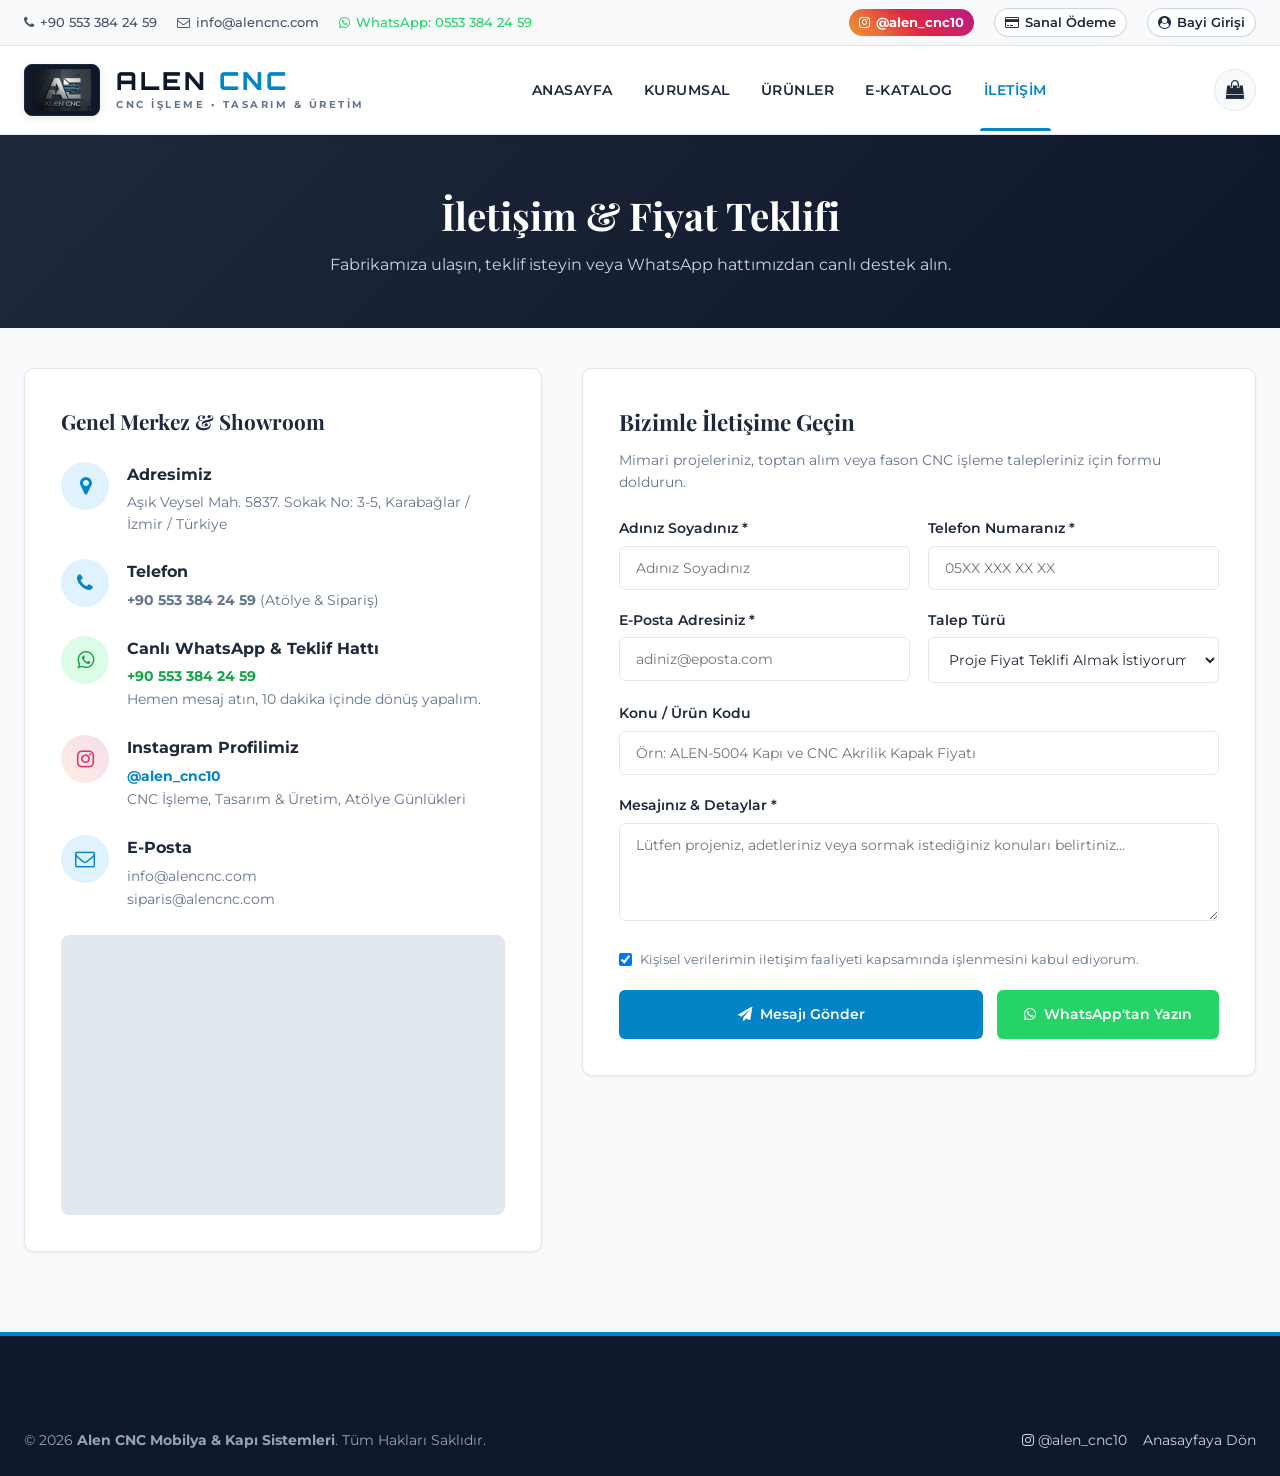
<file: iletisim.html>
<!DOCTYPE html>
<html lang="tr">
<head>
  <meta charset="UTF-8">
  <meta name="viewport" content="width=device-width, initial-scale=1.0">
  <title>İletişim & Teklif Formu | Alen CNC Mobilya & Kapı Sistemleri</title>
  <link rel="icon" type="image/jpeg" href="assets/logo.jpg">
  
  <link rel="stylesheet" href="https://cdnjs.cloudflare.com/ajax/libs/font-awesome/4.7.0/css/font-awesome.min.css">
  <link rel="stylesheet" href="css/style.css">
  <link rel="stylesheet" href="css/components.css">
  <link rel="stylesheet" href="css/responsive.css">
  <style>
    .contact-layout {
      display: grid;
      grid-template-columns: 1fr 1.3fr;
      gap: 40px;
      margin: 40px 0 80px;
    }
    .contact-card-box {
      background: #ffffff;
      padding: 36px;
      border-radius: var(--radius-md);
      border: 1px solid var(--border-color);
      box-shadow: var(--shadow-sm);
    }
    .contact-item-row {
      display: flex;
      align-items: flex-start;
      gap: 18px;
      margin-bottom: 24px;
    }
    .contact-icon-circle {
      width: 48px;
      height: 48px;
      border-radius: 50%;
      background: var(--accent-light);
      color: var(--accent);
      display: flex;
      align-items: center;
      justify-content: center;
      font-size: 1.25rem;
      flex-shrink: 0;
    }
    .map-frame {
      width: 100%;
      height: 280px;
      border-radius: 8px;
      border: 1px solid var(--border-color);
      margin-top: 24px;
      background: #e2e8f0;
      position: relative;
      overflow: hidden;
    }
    @media (max-width: 900px) {
      .contact-layout {
        grid-template-columns: 1fr;
      }
    }
  </style>
</head>
<body>

  <!-- TOP BAR -->
  <aside class="top-bar">
    <div class="container">
      <div class="top-bar-left">
        <a href="tel:+905533842459"><i class="fa fa-phone"></i> +90 553 384 24 59</a>
        <a href="mailto:info@alencnc.com"><i class="fa fa-envelope-o"></i> info@alencnc.com</a>
        <a href="https://api.whatsapp.com/send?phone=905533842459" target="_blank" style="color:var(--whatsapp);"><i class="fa fa-whatsapp"></i> WhatsApp: 0553 384 24 59</a>
      </div>
      <div class="top-bar-right">
        <a href="https://www.instagram.com/alen_cnc10/" target="_blank" class="badge-link" style="background:linear-gradient(45deg, #f09433, #e6683c, #dc2743, #cc2366, #bc1888); color:#fff; border:none; font-weight:700;"><i class="fa fa-instagram"></i> @alen_cnc10</a>
        <a href="odeme.html" class="badge-link"><i class="fa fa-credit-card"></i> Sanal Ödeme</a>
        <a href="odeme.html?tab=bayi" class="badge-link"><i class="fa fa-user-circle"></i> Bayi Girişi</a>
      </div>
    </div>
  </aside>

  <!-- HEADER -->
  <header class="main-header">
    <div class="container">
      <a href="index.html" class="brand-logo">
        <img src="assets/logo_alen.png" alt="Alen CNC Logo" class="brand-logo-img">
        <div class="brand-logo-text">
          <span class="logo-main">ALEN <span>CNC</span></span>
          <span class="logo-sub">CNC İŞLEME • TASARIM & ÜRETİM</span>
        </div>
      </a>

      <nav class="main-nav">
        <ul class="nav-links">
          <li class="nav-item"><a href="index.html" class="nav-link">Anasayfa</a></li>
          <li class="nav-item"><a href="kurumsal.html" class="nav-link">Kurumsal</a></li>
          <li class="nav-item"><a href="urunler.html" class="nav-link">Ürünler</a></li>
          <li class="nav-item"><a href="index.html#kataloglar" class="nav-link">E-Katalog</a></li>
          <li class="nav-item"><a href="iletisim.html" class="nav-link active">İletişim</a></li>
        </ul>
      </nav>

      <div class="header-actions">
        <button class="action-btn" id="btn-cart-toggle"><i class="fa fa-shopping-bag"></i><span class="cart-badge" style="display:none;">0</span></button>
      </div>
    </div>
  </header>

  <div class="page-banner" style="background: linear-gradient(135deg, var(--primary) 0%, var(--primary-dark) 100%); padding: 50px 0; color: #fff; text-align: center;">
    <div class="container">
      <h1 style="font-family:'Playfair Display',serif; font-size:2.4rem; margin-bottom:6px;">İletişim & Fiyat Teklifi</h1>
      <p style="color:#cbd5e1;">Fabrikamıza ulaşın, teklif isteyin veya WhatsApp hattımızdan canlı destek alın.</p>
    </div>
  </div>

  <main class="container">
    <div class="contact-layout">
      <!-- Sol: İletişim Bilgileri & Harita -->
      <div>
        <div class="contact-card-box">
          <h3 style="font-size:1.3rem; color:var(--primary); margin-bottom:24px; font-family:'Playfair Display',serif;">Genel Merkez & Showroom</h3>

          <div class="contact-item-row">
            <div class="contact-icon-circle"><i class="fa fa-map-marker"></i></div>
            <div>
              <strong style="color:var(--primary); font-size:1rem; display:block; margin-bottom:4px;">Adresimiz</strong>
              <p style="color:#64748b; font-size:0.9rem; line-height:1.5;">Aşık Veysel Mah. 5837. Sokak No: 3-5, Karabağlar / İzmir / Türkiye</p>
            </div>
          </div>

          <div class="contact-item-row">
            <div class="contact-icon-circle"><i class="fa fa-phone"></i></div>
            <div>
              <strong style="color:var(--primary); font-size:1rem; display:block; margin-bottom:4px;">Telefon</strong>
              <p style="color:#64748b; font-size:0.9rem;">
                <a href="tel:+905533842459" style="color:inherit; font-weight:700;">+90 553 384 24 59</a> (Atölye & Sipariş)
              </p>
            </div>
          </div>

          <div class="contact-item-row">
            <div class="contact-icon-circle" style="background:#dcfce7; color:#16a34a;"><i class="fa fa-whatsapp"></i></div>
            <div>
              <strong style="color:var(--primary); font-size:1rem; display:block; margin-bottom:4px;">Canlı WhatsApp & Teklif Hattı</strong>
              <p style="color:#64748b; font-size:0.9rem;">
                <a href="https://api.whatsapp.com/send?phone=905533842459" target="_blank" style="color:#16a34a; font-weight:700;">+90 553 384 24 59</a><br>
                <span>Hemen mesaj atın, 10 dakika içinde dönüş yapalım.</span>
              </p>
            </div>
          </div>

          <div class="contact-item-row">
            <div class="contact-icon-circle" style="background:linear-gradient(45deg, rgba(240,148,51,0.15), rgba(188,24,136,0.15)); color:#e1306c;"><i class="fa fa-instagram"></i></div>
            <div>
              <strong style="color:var(--primary); font-size:1rem; display:block; margin-bottom:4px;">Instagram Profilimiz</strong>
              <p style="color:#64748b; font-size:0.9rem;">
                <a href="https://www.instagram.com/alen_cnc10/" target="_blank" style="color:#0284c7; font-weight:700;">@alen_cnc10</a><br>
                <span>CNC İşleme, Tasarım & Üretim, Atölye Günlükleri</span>
              </p>
            </div>
          </div>

          <div class="contact-item-row">
            <div class="contact-icon-circle"><i class="fa fa-envelope-o"></i></div>
            <div>
              <strong style="color:var(--primary); font-size:1rem; display:block; margin-bottom:4px;">E-Posta</strong>
              <p style="color:#64748b; font-size:0.9rem;">
                <a href="mailto:info@alencnc.com">info@alencnc.com</a><br>
                <a href="mailto:siparis@alencnc.com">siparis@alencnc.com</a>
              </p>
            </div>
          </div>

          <!-- Harita / Görsel Konum -->
          <div class="map-frame">
            <iframe 
              src="https://maps.google.com/maps?q=Karabaglar%20Izmir%20Turkiye&t=&z=13&ie=UTF8&iwloc=&output=embed" 
              width="100%" 
              height="100%" 
              style="border:0;" 
              allowfullscreen="" 
              loading="lazy">
            </iframe>
          </div>
        </div>
      </div>

      <!-- Sağ: Teklif ve Mesaj Formu -->
      <div>
        <div class="contact-card-box">
          <h3 style="font-size:1.4rem; color:var(--primary); margin-bottom:8px; font-family:'Playfair Display',serif;">Bizimle İletişime Geçin</h3>
          <p style="font-size:0.88rem; color:#64748b; margin-bottom:24px;">Mimari projeleriniz, toptan alım veya fason CNC işleme talepleriniz için formu doldurun.</p>

          <form id="contact-page-form">
            <div class="form-row">
              <div class="form-group">
                <label class="form-label">Adınız Soyadınız *</label>
                <input type="text" id="cp-name" class="form-control" required placeholder="Adınız Soyadınız">
              </div>
              <div class="form-group">
                <label class="form-label">Telefon Numaranız *</label>
                <input type="tel" id="cp-phone" class="form-control" required placeholder="05XX XXX XX XX">
              </div>
            </div>

            <div class="form-row">
              <div class="form-group">
                <label class="form-label">E-Posta Adresiniz *</label>
                <input type="email" id="cp-email" class="form-control" required placeholder="adiniz@eposta.com">
              </div>
              <div class="form-group">
                <label class="form-label">Talep Türü</label>
                <select id="cp-type" class="form-control">
                  <option value="Proje Fiyat Teklifi">Proje Fiyat Teklifi Almak İstiyorum</option>
                  <option value="CNC İşleme Talebi">CNC Frezeleme / Fason Kesim</option>
                  <option value="Bayilik Talebi">Bayilik / Toptan Alım</option>
                  <option value="Sipariş Durumu Sorgulama">Sipariş Durumu Sorgulama</option>
                </select>
              </div>
            </div>

            <div class="form-group">
              <label class="form-label">Konu / Ürün Kodu</label>
              <input type="text" id="cp-subject" class="form-control" placeholder="Örn: ALEN-5004 Kapı ve CNC Akrilik Kapak Fiyatı">
            </div>

            <div class="form-group">
              <label class="form-label">Mesajınız & Detaylar *</label>
              <textarea id="cp-message" class="form-control" rows="4" required placeholder="Lütfen projeniz, adetleriniz veya sormak istediğiniz konuları belirtiniz..."></textarea>
            </div>

            <div style="margin-bottom:20px;">
              <label style="font-size:0.82rem; color:var(--text-muted); display:flex; align-items:center; gap:8px; cursor:pointer;">
                <input type="checkbox" required checked>
                <span>Kişisel verilerimin iletişim faaliyeti kapsamında işlenmesini kabul ediyorum.</span>
              </label>
            </div>

            <div style="display:flex; gap:14px; flex-wrap:wrap;">
              <button type="submit" class="btn btn-accent" style="flex-grow:1; padding:14px;">
                <i class="fa fa-paper-plane"></i> Mesajı Gönder
              </button>
              <a href="https://api.whatsapp.com/send?phone=905533842459" target="_blank" class="btn" style="background:#25d366; color:#fff;">
                <i class="fa fa-whatsapp"></i> WhatsApp'tan Yazın
              </a>
            </div>
          </form>
        </div>
      </div>
    </div>
  </main>

  <!-- FOOTER -->
  <footer class="main-footer">
    <div class="container">
      <div class="footer-bottom">
        <div>© 2026 <strong>Alen CNC Mobilya & Kapı Sistemleri</strong>. Tüm Hakları Saklıdır.</div>
        <div style="display:flex; gap:16px;">
          <a href="https://www.instagram.com/alen_cnc10/" target="_blank"><i class="fa fa-instagram"></i> @alen_cnc10</a>
          <a href="index.html">Anasayfaya Dön</a>
        </div>
      </div>
    </div>
  </footer>

  <script src="js/cart.js"></script>
  <script>
    document.addEventListener('DOMContentLoaded', () => {
      // URL'den gelen teklif parametresini doldurma
      const urlParams = new URLSearchParams(window.location.search);
      const teklifParam = urlParams.get('teklif');
      if (teklifParam) {
        const subjectInput = document.getElementById('cp-subject');
        if (subjectInput) {
          subjectInput.value = `${teklifParam} - Özel Fiyat Teklifi`;
        }
      }

      // Form submit
      const form = document.getElementById('contact-page-form');
      if (form) {
        form.addEventListener('submit', (e) => {
          e.preventDefault();
          const name = document.getElementById('cp-name').value;
          alert(`Teşekkür ederiz Sayın ${name}. Mesajınız başarıyla iletildi. Müşteri temsilcimiz en kısa sürede sizinle iletişime geçecektir.`);
          form.reset();
        });
      }
    });
  </script>
</body>
</html>
</file>
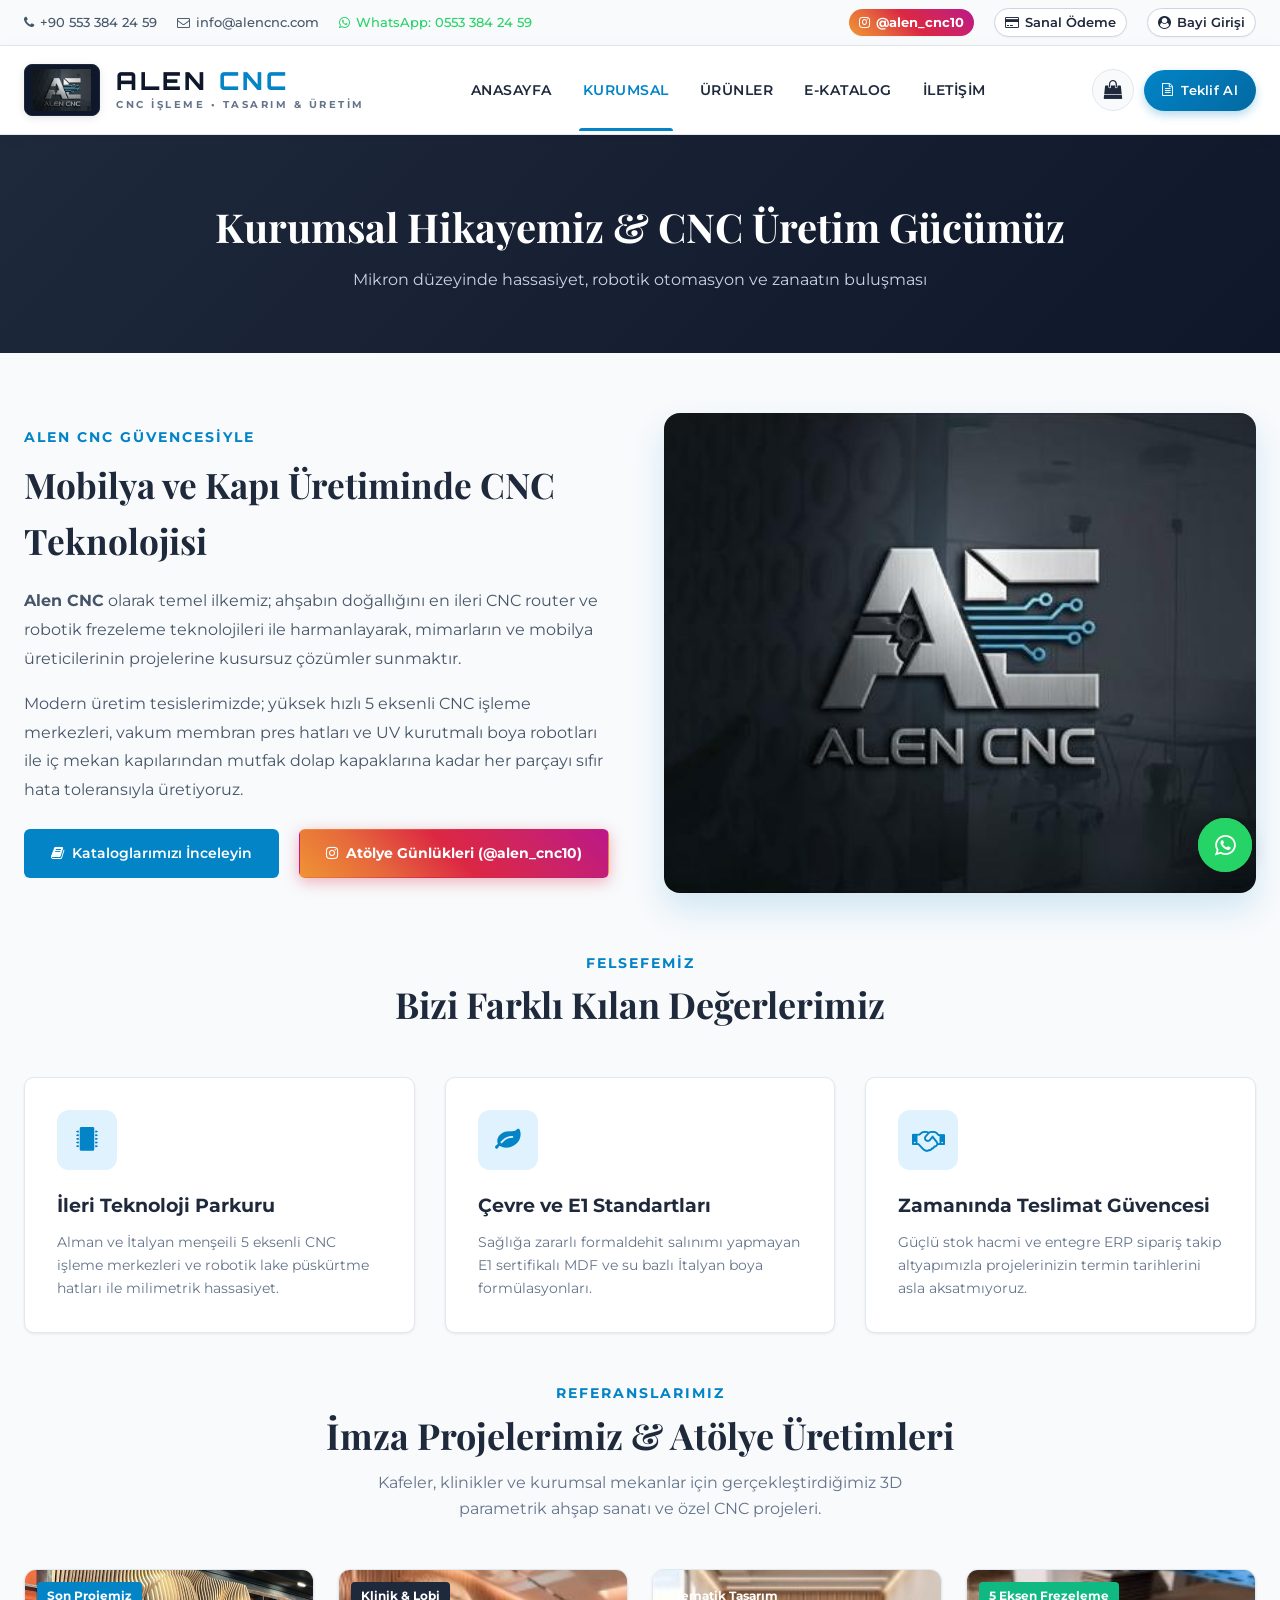
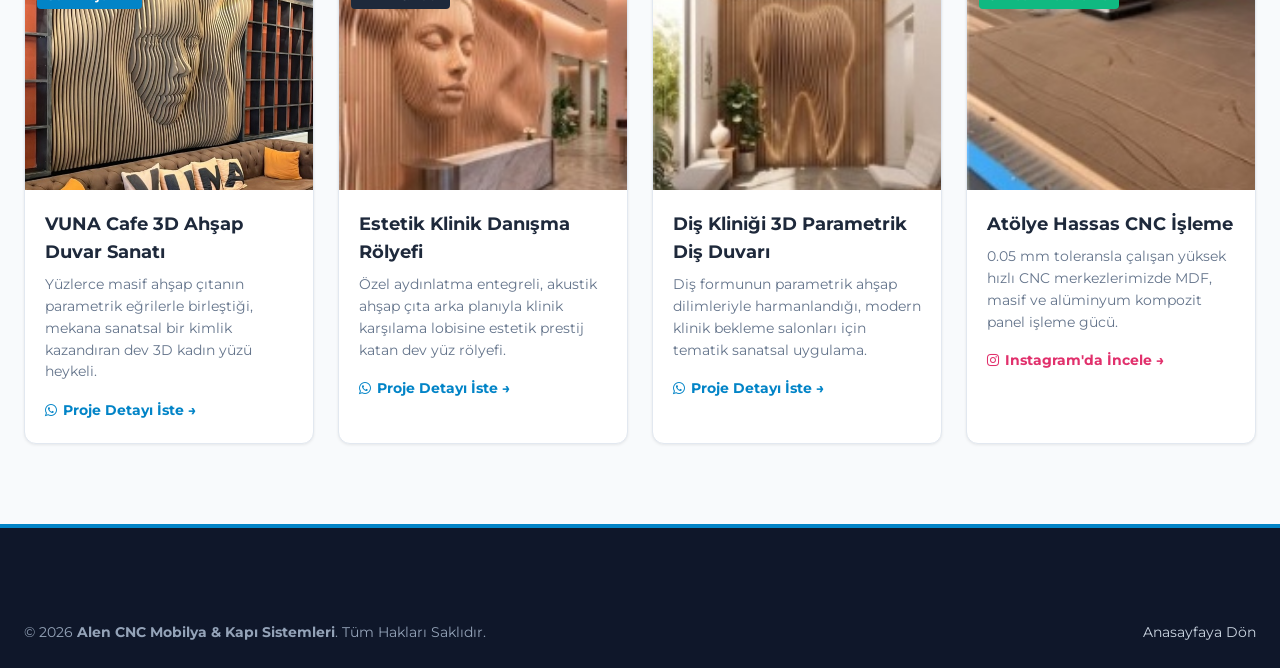
<file: kurumsal.html>
<!DOCTYPE html>
<html lang="tr">
<head>
  <meta charset="UTF-8">
  <meta name="viewport" content="width=device-width, initial-scale=1.0">
  <title>Kurumsal & Üretim Gücümüz | Alen CNC Mobilya & Kapı Sistemleri</title>
  <meta name="description" content="Alen CNC: İleri teknoloji CNC işleme merkezleri, PVC membran pres hatları ve uzman kadromuzla yüksek standartlı kapı ve mobilya kapağı üretimi.">
  <link rel="icon" type="image/jpeg" href="assets/logo.jpg">
  
  <link rel="stylesheet" href="https://cdnjs.cloudflare.com/ajax/libs/font-awesome/4.7.0/css/font-awesome.min.css">
  <link rel="stylesheet" href="css/style.css">
  <link rel="stylesheet" href="css/components.css">
  <link rel="stylesheet" href="css/responsive.css">
  <style>
    .about-story-grid {
      display: grid;
      grid-template-columns: 1fr 1fr;
      gap: 48px;
      align-items: center;
      margin: 60px 0;
    }
    .about-img-box {
      border-radius: var(--radius-lg);
      overflow: hidden;
      box-shadow: var(--shadow-hover);
      position: relative;
    }
    .about-img-box img {
      width: 100%;
      height: 480px;
      object-fit: cover;
    }
    .values-grid {
      display: grid;
      grid-template-columns: repeat(3, 1fr);
      gap: 30px;
      margin: 50px 0;
    }
    .value-card {
      background: #ffffff;
      padding: 32px;
      border-radius: var(--radius-md);
      border: 1px solid var(--border-color);
      box-shadow: var(--shadow-sm);
      transition: var(--transition);
    }
    .value-card:hover {
      transform: translateY(-6px);
      box-shadow: var(--shadow-md);
      border-color: var(--accent);
    }
    .value-icon {
      width: 60px;
      height: 60px;
      border-radius: 12px;
      background: var(--accent-light);
      color: var(--accent);
      display: flex;
      align-items: center;
      justify-content: center;
      font-size: 1.6rem;
      margin-bottom: 20px;
    }
    @media (max-width: 900px) {
      .about-story-grid {
        grid-template-columns: 1fr;
      }
      .values-grid {
        grid-template-columns: 1fr;
      }
    }
  </style>
</head>
<body>

  <!-- TOP BAR -->
  <aside class="top-bar">
    <div class="container">
      <div class="top-bar-left">
        <a href="tel:+905533842459"><i class="fa fa-phone"></i> +90 553 384 24 59</a>
        <a href="mailto:info@alencnc.com"><i class="fa fa-envelope-o"></i> info@alencnc.com</a>
        <a href="https://api.whatsapp.com/send?phone=905533842459" target="_blank" style="color:var(--whatsapp);"><i class="fa fa-whatsapp"></i> WhatsApp: 0553 384 24 59</a>
      </div>
      <div class="top-bar-right">
        <a href="https://www.instagram.com/alen_cnc10/" target="_blank" class="badge-link" style="background:linear-gradient(45deg, #f09433, #e6683c, #dc2743, #cc2366, #bc1888); color:#fff; border:none; font-weight:700;"><i class="fa fa-instagram"></i> @alen_cnc10</a>
        <a href="odeme.html" class="badge-link"><i class="fa fa-credit-card"></i> Sanal Ödeme</a>
        <a href="odeme.html?tab=bayi" class="badge-link"><i class="fa fa-user-circle"></i> Bayi Girişi</a>
      </div>
    </div>
  </aside>

  <!-- HEADER -->
  <header class="main-header">
    <div class="container">
      <a href="index.html" class="brand-logo">
        <img src="assets/logo_alen.png" alt="Alen CNC Logo" class="brand-logo-img">
        <div class="brand-logo-text">
          <span class="logo-main">ALEN <span>CNC</span></span>
          <span class="logo-sub">CNC İŞLEME • TASARIM & ÜRETİM</span>
        </div>
      </a>

      <nav class="main-nav">
        <ul class="nav-links">
          <li class="nav-item"><a href="index.html" class="nav-link">Anasayfa</a></li>
          <li class="nav-item"><a href="kurumsal.html" class="nav-link active">Kurumsal</a></li>
          <li class="nav-item"><a href="urunler.html" class="nav-link">Ürünler</a></li>
          <li class="nav-item"><a href="index.html#kataloglar" class="nav-link">E-Katalog</a></li>
          <li class="nav-item"><a href="iletisim.html" class="nav-link">İletişim</a></li>
        </ul>
      </nav>

      <div class="header-actions">
        <button class="action-btn" id="btn-cart-toggle" title="Sepet"><i class="fa fa-shopping-bag"></i><span class="cart-badge" style="display:none;">0</span></button>
        <a href="index.html#teklif-al" class="btn-header-quote"><i class="fa fa-file-text-o"></i> Teklif Al</a>
      </div>
    </div>
  </header>

  <div class="page-banner" style="background: linear-gradient(135deg, var(--primary) 0%, var(--primary-dark) 100%); padding: 60px 0; color: #fff; text-align: center;">
    <div class="container">
      <h1 style="font-family:'Playfair Display',serif; font-size:2.5rem; margin-bottom:8px;">Kurumsal Hikayemiz & CNC Üretim Gücümüz</h1>
      <p style="color:#cbd5e1; font-size:1rem;">Mikron düzeyinde hassasiyet, robotik otomasyon ve zanaatın buluşması</p>
    </div>
  </div>

  <main class="container">
    <!-- Hikaye & Vizyon -->
    <div class="about-story-grid">
      <div>
        <span class="section-subtitle">Alen CNC Güvencesiyle</span>
        <h2 style="font-family:'Playfair Display',serif; font-size:2.2rem; color:var(--primary); margin-bottom:18px;">
          Mobilya ve Kapı Üretiminde CNC Teknolojisi
        </h2>
        <p style="color:#475569; font-size:1rem; line-height:1.8; margin-bottom:16px;">
          <strong>Alen CNC</strong> olarak temel ilkemiz; ahşabın doğallığını en ileri CNC router ve robotik frezeleme teknolojileri ile harmanlayarak, mimarların ve mobilya üreticilerinin projelerine kusursuz çözümler sunmaktır.
        </p>
        <p style="color:#475569; font-size:1rem; line-height:1.8; margin-bottom:24px;">
          Modern üretim tesislerimizde; yüksek hızlı 5 eksenli CNC işleme merkezleri, vakum membran pres hatları ve UV kurutmalı boya robotları ile iç mekan kapılarından mutfak dolap kapaklarına kadar her parçayı sıfır hata toleransıyla üretiyoruz.
        </p>
        <div style="display:flex; gap:20px;">
          <a href="index.html#kataloglar" class="btn btn-accent"><i class="fa fa-book"></i> Kataloglarımızı İnceleyin</a>
          <a href="https://www.instagram.com/alen_cnc10/" target="_blank" class="btn instagram-btn-gradient"><i class="fa fa-instagram"></i> Atölye Günlükleri (@alen_cnc10)</a>
        </div>
      </div>

      <div class="about-img-box">
        <img src="assets/logo_wall.jpg" alt="Alen CNC Fabrika ve Showroom">
      </div>
    </div>



    <!-- Temel Değerlerimiz -->
    <div style="margin-bottom:80px;">
      <div class="section-header">
        <span class="section-subtitle">Felsefemiz</span>
        <h2 class="section-title">Bizi Farklı Kılan Değerlerimiz</h2>
      </div>

      <div class="values-grid">
        <div class="value-card">
          <div class="value-icon"><i class="fa fa-microchip"></i></div>
          <h3 style="font-size:1.2rem; color:var(--primary); margin-bottom:10px;">İleri Teknoloji Parkuru</h3>
          <p style="color:#64748b; font-size:0.9rem; line-height:1.6;">Alman ve İtalyan menşeili 5 eksenli CNC işleme merkezleri ve robotik lake püskürtme hatları ile milimetrik hassasiyet.</p>
        </div>

        <div class="value-card">
          <div class="value-icon"><i class="fa fa-leaf"></i></div>
          <h3 style="font-size:1.2rem; color:var(--primary); margin-bottom:10px;">Çevre ve E1 Standartları</h3>
          <p style="color:#64748b; font-size:0.9rem; line-height:1.6;">Sağlığa zararlı formaldehit salınımı yapmayan E1 sertifikalı MDF ve su bazlı İtalyan boya formülasyonları.</p>
        </div>

        <div class="value-card">
          <div class="value-icon"><i class="fa fa-handshake-o"></i></div>
          <h3 style="font-size:1.2rem; color:var(--primary); margin-bottom:10px;">Zamanında Teslimat Güvencesi</h3>
          <p style="color:#64748b; font-size:0.9rem; line-height:1.6;">Güçlü stok hacmi ve entegre ERP sipariş takip altyapımızla projelerinizin termin tarihlerini asla aksatmıyoruz.</p>
        </div>
      </div>
    <!-- İmza Projelerimiz & Mimari Çözümler -->
    <div style="margin-bottom:80px;">
      <div class="section-header">
        <span class="section-subtitle">Referanslarımız</span>
        <h2 class="section-title">İmza Projelerimiz & Atölye Üretimleri</h2>
        <p class="section-desc">Kafeler, klinikler ve kurumsal mekanlar için gerçekleştirdiğimiz 3D parametrik ahşap sanatı ve özel CNC projeleri.</p>
      </div>

      <div style="display:grid; grid-template-columns: repeat(auto-fit, minmax(280px, 1fr)); gap:24px;">
        <div style="background:#fff; border-radius:12px; overflow:hidden; border:1px solid var(--border-color); box-shadow:var(--shadow-sm); transition:transform 0.3s ease;">
          <div style="height:220px; overflow:hidden; position:relative;">
            <img src="assets/projects/vuna_cafe_wall.jpg" alt="VUNA Cafe Parametrik Duvar" style="width:100%; height:100%; object-fit:cover;">
            <span style="position:absolute; top:12px; left:12px; background:var(--accent); color:#fff; font-size:0.75rem; font-weight:700; padding:4px 10px; border-radius:4px;">Son Projemiz</span>
          </div>
          <div style="padding:20px;">
            <h4 style="font-size:1.1rem; color:var(--primary); margin-bottom:8px; font-weight:700;">VUNA Cafe 3D Ahşap Duvar Sanatı</h4>
            <p style="font-size:0.85rem; color:#64748b; line-height:1.6; margin-bottom:14px;">Yüzlerce masif ahşap çıtanın parametrik eğrilerle birleştiği, mekana sanatsal bir kimlik kazandıran dev 3D kadın yüzü heykeli.</p>
            <a href="https://api.whatsapp.com/send?phone=905533842459&text=Merhaba,%20VUNA%20Cafe%20benzeri%203D%20duvar%20projesi%20hakkında%20bilgi%20almak%20istiyorum." target="_blank" style="font-size:0.85rem; color:var(--accent); font-weight:700; display:inline-flex; align-items:center; gap:6px;"><i class="fa fa-whatsapp"></i> Proje Detayı İste &rarr;</a>
          </div>
        </div>

        <div style="background:#fff; border-radius:12px; overflow:hidden; border:1px solid var(--border-color); box-shadow:var(--shadow-sm);">
          <div style="height:220px; overflow:hidden; position:relative;">
            <img src="assets/projects/reception_face_relief.jpg" alt="Klinik Lobi Rölyefi" style="width:100%; height:100%; object-fit:cover;">
            <span style="position:absolute; top:12px; left:12px; background:var(--primary); color:#fff; font-size:0.75rem; font-weight:700; padding:4px 10px; border-radius:4px;">Klinik & Lobi</span>
          </div>
          <div style="padding:20px;">
            <h4 style="font-size:1.1rem; color:var(--primary); margin-bottom:8px; font-weight:700;">Estetik Klinik Danışma Rölyefi</h4>
            <p style="font-size:0.85rem; color:#64748b; line-height:1.6; margin-bottom:14px;">Özel aydınlatma entegreli, akustik ahşap çıta arka planıyla klinik karşılama lobisine estetik prestij katan dev yüz rölyefi.</p>
            <a href="https://api.whatsapp.com/send?phone=905533842459&text=Merhaba,%20klinik%20ve%20lobi%203D%20ahşap%20rölyef%20projesi%20için%20fiyat%20almak%20istiyorum." target="_blank" style="font-size:0.85rem; color:var(--accent); font-weight:700; display:inline-flex; align-items:center; gap:6px;"><i class="fa fa-whatsapp"></i> Proje Detayı İste &rarr;</a>
          </div>
        </div>

        <div style="background:#fff; border-radius:12px; overflow:hidden; border:1px solid var(--border-color); box-shadow:var(--shadow-sm);">
          <div style="height:220px; overflow:hidden; position:relative;">
            <img src="assets/projects/dental_clinic_tooth.jpg" alt="Diş Kliniği Parametrik Diş" style="width:100%; height:100%; object-fit:cover;">
            <span style="position:absolute; top:12px; left:12px; background:var(--secondary); color:#fff; font-size:0.75rem; font-weight:700; padding:4px 10px; border-radius:4px;">Tematik Tasarım</span>
          </div>
          <div style="padding:20px;">
            <h4 style="font-size:1.1rem; color:var(--primary); margin-bottom:8px; font-weight:700;">Diş Kliniği 3D Parametrik Diş Duvarı</h4>
            <p style="font-size:0.85rem; color:#64748b; line-height:1.6; margin-bottom:14px;">Diş formunun parametrik ahşap dilimleriyle harmanlandığı, modern klinik bekleme salonları için tematik sanatsal uygulama.</p>
            <a href="https://api.whatsapp.com/send?phone=905533842459&text=Merhaba,%20diş%20kliniği%20ahşap%20duvar%20sanatı%20hakkında%20bilgi%20almak%20istiyorum." target="_blank" style="font-size:0.85rem; color:var(--accent); font-weight:700; display:inline-flex; align-items:center; gap:6px;"><i class="fa fa-whatsapp"></i> Proje Detayı İste &rarr;</a>
          </div>
        </div>

        <div style="background:#fff; border-radius:12px; overflow:hidden; border:1px solid var(--border-color); box-shadow:var(--shadow-sm);">
          <div style="height:220px; overflow:hidden; position:relative;">
            <img src="assets/projects/cnc_workshop_milling.jpg" alt="CNC Atölye Üretimi" style="width:100%; height:100%; object-fit:cover;">
            <span style="position:absolute; top:12px; left:12px; background:#10b981; color:#fff; font-size:0.75rem; font-weight:700; padding:4px 10px; border-radius:4px;">5 Eksen Frezeleme</span>
          </div>
          <div style="padding:20px;">
            <h4 style="font-size:1.1rem; color:var(--primary); margin-bottom:8px; font-weight:700;">Atölye Hassas CNC İşleme</h4>
            <p style="font-size:0.85rem; color:#64748b; line-height:1.6; margin-bottom:14px;">0.05 mm toleransla çalışan yüksek hızlı CNC merkezlerimizde MDF, masif ve alüminyum kompozit panel işleme gücü.</p>
            <a href="https://www.instagram.com/alen_cnc10/" target="_blank" style="font-size:0.85rem; color:#e1306c; font-weight:700; display:inline-flex; align-items:center; gap:6px;"><i class="fa fa-instagram"></i> Instagram'da İncele &rarr;</a>
          </div>
        </div>
      </div>
    </div>
  </main>

  <!-- FOOTER -->
  <footer class="main-footer">
    <div class="container">
      <div class="footer-bottom">
        <div>© 2026 <strong>Alen CNC Mobilya & Kapı Sistemleri</strong>. Tüm Hakları Saklıdır.</div>
        <div><a href="index.html">Anasayfaya Dön</a></div>
      </div>
    </div>
  </footer>

  <div class="floating-actions">
    <a href="https://api.whatsapp.com/send?phone=905533842459" target="_blank" class="btn-floating btn-whatsapp" title="WhatsApp Canlı Destek">
      <span class="pulse-ring"></span>
      <i class="fa fa-whatsapp"></i>
    </a>
  </div>

  <script src="js/cart.js"></script>
</body>
</html>
</file>
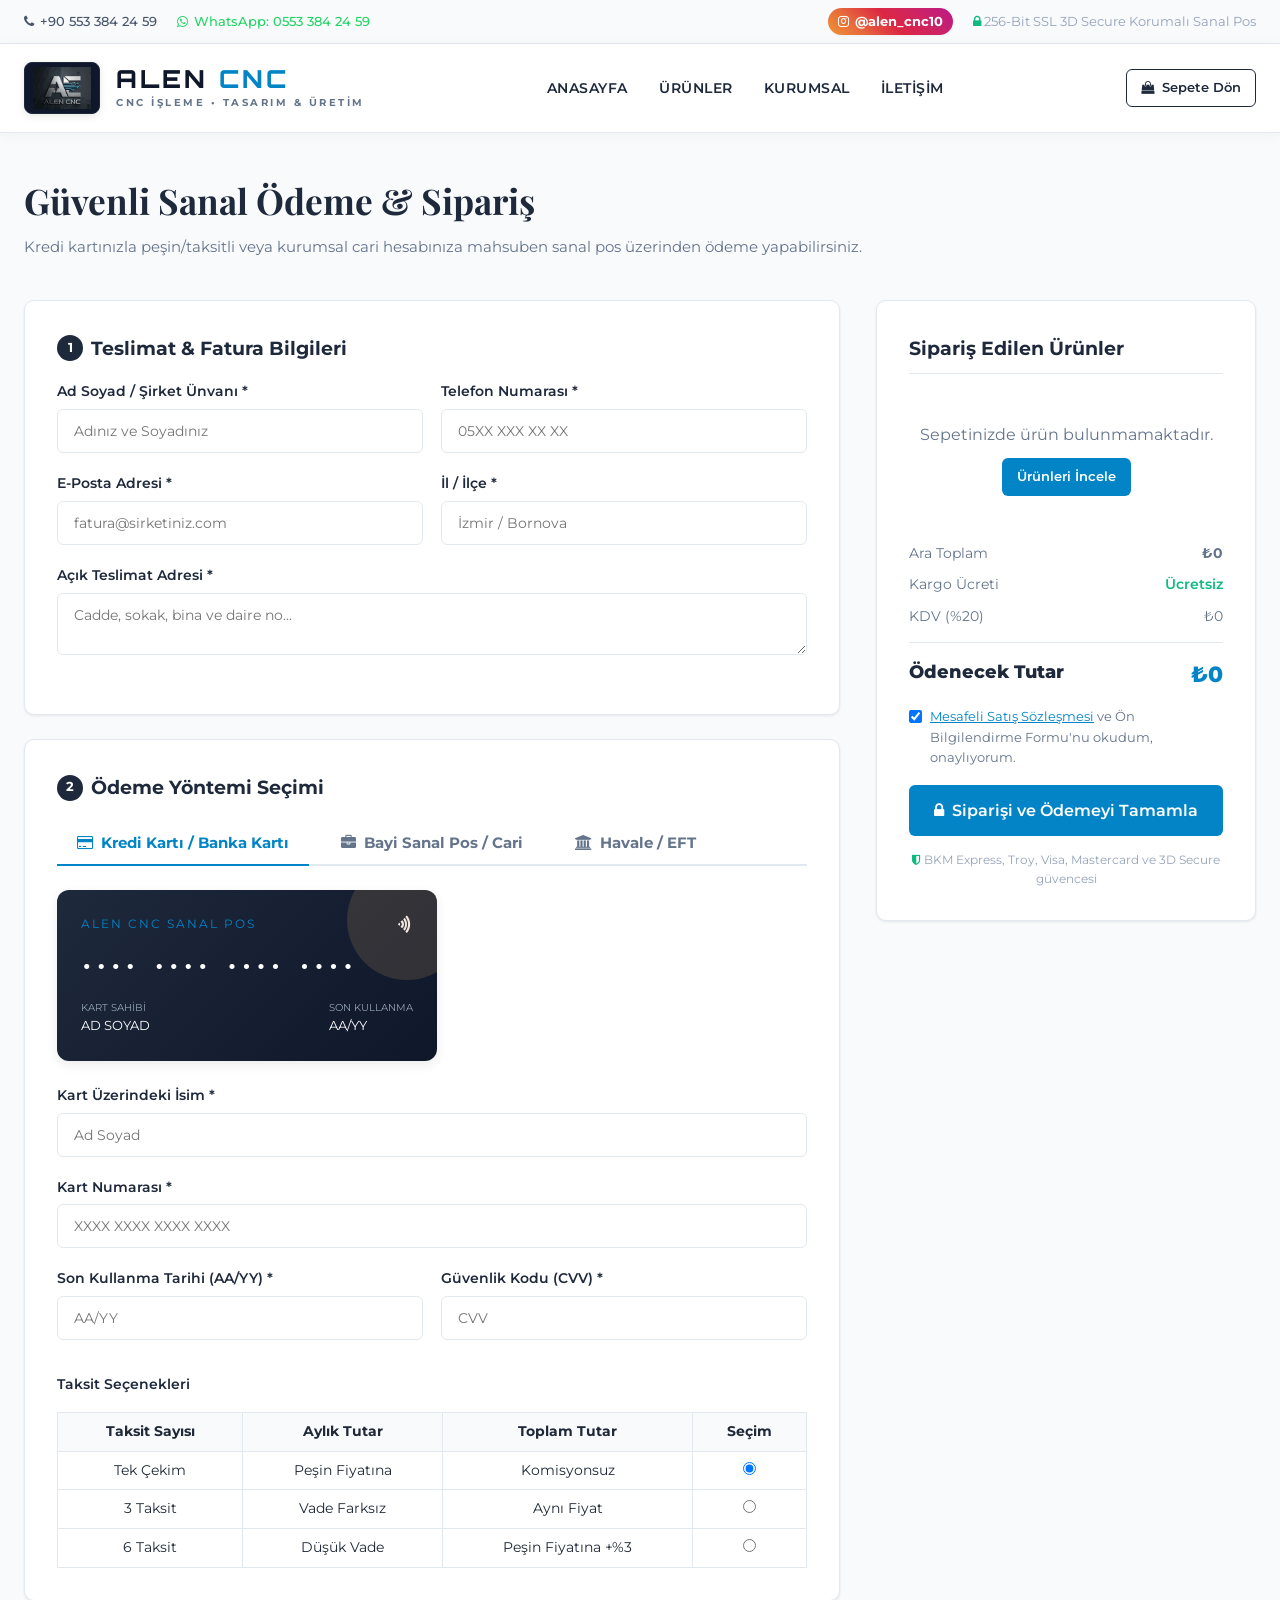
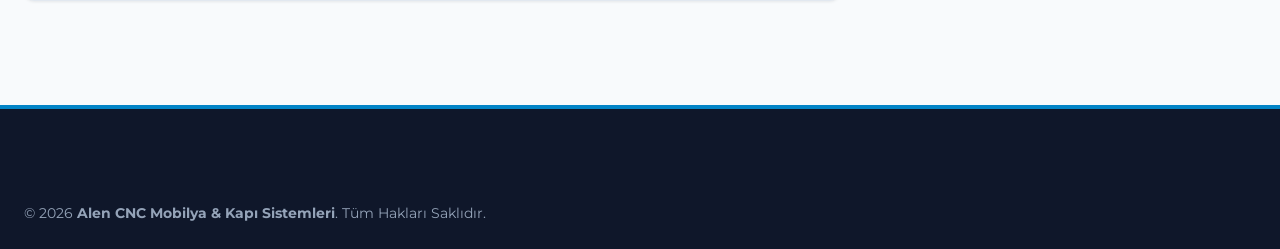
<file: odeme.html>
<!DOCTYPE html>
<html lang="tr">
<head>
  <meta charset="UTF-8">
  <meta name="viewport" content="width=device-width, initial-scale=1.0">
  <title>Sanal Ödeme & Güvenli Ödeme Noktası | Alen CNC</title>
  <link rel="icon" type="image/jpeg" href="assets/logo.jpg">
  
  <link rel="stylesheet" href="https://cdnjs.cloudflare.com/ajax/libs/font-awesome/4.7.0/css/font-awesome.min.css">
  <link rel="stylesheet" href="css/style.css">
  <link rel="stylesheet" href="css/components.css">
  <link rel="stylesheet" href="css/responsive.css">
  <style>
    .checkout-grid {
      display: grid;
      grid-template-columns: 1fr 380px;
      gap: 36px;
      margin: 40px 0 80px;
    }
    .payment-box {
      background: #ffffff;
      border-radius: var(--radius-md);
      padding: 32px;
      border: 1px solid var(--border-color);
      box-shadow: var(--shadow-sm);
      margin-bottom: 24px;
    }
    .payment-tabs {
      display: flex;
      border-bottom: 2px solid var(--border-color);
      margin-bottom: 24px;
      gap: 12px;
    }
    .payment-tab-btn {
      padding: 12px 20px;
      background: transparent;
      border: none;
      font-weight: 700;
      font-size: 0.95rem;
      color: var(--text-muted);
      cursor: pointer;
      position: relative;
      display: flex;
      align-items: center;
      gap: 8px;
    }
    .payment-tab-btn.active {
      color: var(--accent);
    }
    .payment-tab-btn.active::after {
      content: '';
      position: absolute;
      bottom: -2px;
      left: 0;
      width: 100%;
      height: 2px;
      background: var(--accent);
    }
    .payment-tab-pane {
      display: none;
    }
    .payment-tab-pane.active {
      display: block;
      animation: fadeIn 0.3s ease;
    }
    @keyframes fadeIn {
      from { opacity: 0; transform: translateY(6px); }
      to { opacity: 1; transform: translateY(0); }
    }
    .card-preview-container {
      background: linear-gradient(135deg, #1e293b 0%, #0f172a 100%);
      color: #ffffff;
      border-radius: 12px;
      padding: 24px;
      margin-bottom: 24px;
      box-shadow: var(--shadow-md);
      max-width: 380px;
      position: relative;
      overflow: hidden;
    }
    .card-preview-container::after {
      content: '';
      position: absolute;
      top: -30px;
      right: -30px;
      width: 120px;
      height: 120px;
      background: rgba(180, 140, 91, 0.2);
      border-radius: 50%;
    }
    .installment-table {
      width: 100%;
      border-collapse: collapse;
      margin-top: 16px;
      font-size: 0.85rem;
    }
    .installment-table th, .installment-table td {
      padding: 8px 12px;
      border: 1px solid var(--border-color);
      text-align: center;
    }
    .installment-table th {
      background: #f8fafc;
    }
    .bank-account-card {
      background: #f8fafc;
      border: 1px solid var(--border-color);
      border-radius: 8px;
      padding: 16px;
      margin-bottom: 12px;
      display: flex;
      justify-content: space-between;
      align-items: center;
    }
    @media (max-width: 900px) {
      .checkout-grid {
        grid-template-columns: 1fr;
      }
    }
  </style>
</head>
<body>

  <!-- TOP BAR -->
  <aside class="top-bar">
    <div class="container">
      <div class="top-bar-left">
        <a href="tel:+905533842459"><i class="fa fa-phone"></i> +90 553 384 24 59</a>
        <a href="https://api.whatsapp.com/send?phone=905533842459" target="_blank" style="color:var(--whatsapp);"><i class="fa fa-whatsapp"></i> WhatsApp: 0553 384 24 59</a>
      </div>
      <div class="top-bar-right">
        <a href="https://www.instagram.com/alen_cnc10/" target="_blank" class="badge-link" style="background:linear-gradient(45deg, #f09433, #e6683c, #dc2743, #cc2366, #bc1888); color:#fff; border:none; font-weight:700;"><i class="fa fa-instagram"></i> @alen_cnc10</a>
        <span style="color:#94a3b8;"><i class="fa fa-lock" style="color:var(--success);"></i> 256-Bit SSL 3D Secure Korumalı Sanal Pos</span>
      </div>
    </div>
  </aside>

  <!-- HEADER -->
  <header class="main-header">
    <div class="container">
      <a href="index.html" class="brand-logo">
        <img src="assets/logo_alen.png" alt="Alen CNC Logo" class="brand-logo-img">
        <div class="brand-logo-text">
          <span class="logo-main">ALEN <span>CNC</span></span>
          <span class="logo-sub">CNC İŞLEME • TASARIM & ÜRETİM</span>
        </div>
      </a>

      <nav class="main-nav">
        <ul class="nav-links">
          <li class="nav-item"><a href="index.html" class="nav-link">Anasayfa</a></li>
          <li class="nav-item"><a href="urunler.html" class="nav-link">Ürünler</a></li>
          <li class="nav-item"><a href="kurumsal.html" class="nav-link">Kurumsal</a></li>
          <li class="nav-item"><a href="iletisim.html" class="nav-link">İletişim</a></li>
        </ul>
      </nav>

      <div class="header-actions">
        <a href="sepet.html" class="btn btn-sm btn-outline"><i class="fa fa-shopping-bag"></i> Sepete Dön</a>
      </div>
    </div>
  </header>

  <!-- ÖDEME VE CHECKOUT İÇERİĞİ -->
  <main class="container">
    <div style="margin-top:40px;">
      <h1 style="font-family:'Playfair Display',serif; font-size:2.2rem; color:var(--primary); margin-bottom:6px;">Güvenli Sanal Ödeme & Sipariş</h1>
      <p style="color:var(--text-muted); font-size:0.95rem;">Kredi kartınızla peşin/taksitli veya kurumsal cari hesabınıza mahsuben sanal pos üzerinden ödeme yapabilirsiniz.</p>
    </div>

    <form id="checkout-form">
      <div class="checkout-grid">
        <!-- Sol Alan: Fatura & Ödeme Formu -->
        <div>
          <!-- 1. Adım: Teslimat ve Fatura Bilgileri -->
          <div class="payment-box">
            <h3 style="font-size:1.2rem; color:var(--primary); margin-bottom:18px; display:flex; align-items:center; gap:8px;">
              <span style="width:26px; height:26px; border-radius:50%; background:var(--primary); color:#fff; display:inline-flex; align-items:center; justify-content:center; font-size:0.8rem;">1</span>
              Teslimat & Fatura Bilgileri
            </h3>

            <div class="form-row">
              <div class="form-group">
                <label class="form-label" for="bill-name">Ad Soyad / Şirket Ünvanı *</label>
                <input type="text" id="bill-name" class="form-control" placeholder="Adınız ve Soyadınız" required>
              </div>
              <div class="form-group">
                <label class="form-label" for="bill-phone">Telefon Numarası *</label>
                <input type="tel" id="bill-phone" class="form-control" placeholder="05XX XXX XX XX" required>
              </div>
            </div>

            <div class="form-row">
              <div class="form-group">
                <label class="form-label" for="bill-email">E-Posta Adresi *</label>
                <input type="email" id="bill-email" class="form-control" placeholder="fatura@sirketiniz.com" required>
              </div>
              <div class="form-group">
                <label class="form-label" for="bill-city">İl / İlçe *</label>
                <input type="text" id="bill-city" class="form-control" placeholder="İzmir / Bornova" required>
              </div>
            </div>

            <div class="form-group">
              <label class="form-label" for="bill-address">Açık Teslimat Adresi *</label>
              <textarea id="bill-address" class="form-control" rows="2" placeholder="Cadde, sokak, bina ve daire no..." required></textarea>
            </div>
          </div>

          <!-- 2. Adım: Ödeme Yöntemi -->
          <div class="payment-box">
            <h3 style="font-size:1.2rem; color:var(--primary); margin-bottom:18px; display:flex; align-items:center; gap:8px;">
              <span style="width:26px; height:26px; border-radius:50%; background:var(--primary); color:#fff; display:inline-flex; align-items:center; justify-content:center; font-size:0.8rem;">2</span>
              Ödeme Yöntemi Seçimi
            </h3>

            <!-- Sekmeler -->
            <div class="payment-tabs">
              <button type="button" class="payment-tab-btn active" data-tab="tab-cc">
                <i class="fa fa-credit-card"></i> Kredi Kartı / Banka Kartı
              </button>
              <button type="button" class="payment-tab-btn" data-tab="tab-bayi">
                <i class="fa fa-briefcase"></i> Bayi Sanal Pos / Cari
              </button>
              <button type="button" class="payment-tab-btn" data-tab="tab-havale">
                <i class="fa fa-bank"></i> Havale / EFT
              </button>
            </div>

            <!-- TAB 1: KREDİ KARTI -->
            <div class="payment-tab-pane active" id="tab-cc">
              <!-- Görsel Kart Önizlemesi -->
              <div class="card-preview-container">
                <div style="display:flex; justify-content:space-between; align-items:center; margin-bottom:20px;">
                  <span style="font-size:0.75rem; letter-spacing:2px; color:var(--accent);">ALEN CNC SANAL POS</span>
                  <i class="fa fa-wifi" style="transform:rotate(90deg);"></i>
                </div>
                <div style="font-family:monospace; font-size:1.2rem; letter-spacing:3px; margin-bottom:16px;">
                  •••• •••• •••• ••••
                </div>
                <div style="display:flex; justify-content:space-between; font-size:0.8rem;">
                  <div>
                    <span style="color:#94a3b8; font-size:0.65rem; display:block;">KART SAHİBİ</span>
                    <span>AD SOYAD</span>
                  </div>
                  <div>
                    <span style="color:#94a3b8; font-size:0.65rem; display:block;">SON KULLANMA</span>
                    <span>AA/YY</span>
                  </div>
                </div>
              </div>

              <div class="form-group">
                <label class="form-label" for="card-holder">Kart Üzerindeki İsim *</label>
                <input type="text" id="card-holder" class="form-control" placeholder="Ad Soyad">
              </div>

              <div class="form-group">
                <label class="form-label" for="card-number">Kart Numarası *</label>
                <input type="text" id="card-number" class="form-control" placeholder="XXXX XXXX XXXX XXXX" maxlength="19">
              </div>

              <div class="form-row">
                <div class="form-group">
                  <label class="form-label" for="card-exp">Son Kullanma Tarihi (AA/YY) *</label>
                  <input type="text" id="card-exp" class="form-control" placeholder="AA/YY" maxlength="5">
                </div>
                <div class="form-group">
                  <label class="form-label" for="card-cvv">Güvenlik Kodu (CVV) *</label>
                  <input type="password" id="card-cvv" class="form-control" placeholder="CVV" maxlength="3">
                </div>
              </div>

              <!-- Taksit Tablosu -->
              <div style="margin-top:14px;">
                <label class="form-label">Taksit Seçenekleri</label>
                <table class="installment-table">
                  <thead>
                    <tr>
                      <th>Taksit Sayısı</th>
                      <th>Aylık Tutar</th>
                      <th>Toplam Tutar</th>
                      <th>Seçim</th>
                    </tr>
                  </thead>
                  <tbody>
                    <tr>
                      <td>Tek Çekim</td>
                      <td>Peşin Fiyatına</td>
                      <td>Komisyonsuz</td>
                      <td><input type="radio" name="installment" checked></td>
                    </tr>
                    <tr>
                      <td>3 Taksit</td>
                      <td>Vade Farksız</td>
                      <td>Aynı Fiyat</td>
                      <td><input type="radio" name="installment"></td>
                    </tr>
                    <tr>
                      <td>6 Taksit</td>
                      <td>Düşük Vade</td>
                      <td>Peşin Fiyatına +%3</td>
                      <td><input type="radio" name="installment"></td>
                    </tr>
                  </tbody>
                </table>
              </div>
            </div>

            <!-- TAB 2: BAYİ SANAL POS / CARİ ÖDEME -->
            <div class="payment-tab-pane" id="tab-bayi">
              <div style="background:#f8fafc; padding:16px; border-radius:6px; margin-bottom:16px; font-size:0.85rem; color:#475569;">
                <i class="fa fa-info-circle" style="color:var(--accent);"></i> Bayi carisine mahsuben ödeme yapmak için Bayi Kodunuzu giriniz.
              </div>
              <div class="form-row">
                <div class="form-group">
                  <label class="form-label">Bayi Kodu / Vergi No *</label>
                  <input type="text" class="form-control" placeholder="Örn: BY-35108">
                </div>
                <div class="form-group">
                  <label class="form-label">Yetkili Adı Soyadı *</label>
                  <input type="text" class="form-control" placeholder="Yetkili Kişi">
                </div>
              </div>
              <div class="form-group">
                <label class="form-label">Ödeme Açıklaması / Sipariş No</label>
                <input type="text" class="form-control" placeholder="Örn: 2025/09 Hakediş Ödemesi">
              </div>
            </div>

            <!-- TAB 3: HAVALE / EFT -->
            <div class="payment-tab-pane" id="tab-havale">
              <div style="font-size:0.88rem; color:#64748b; margin-bottom:16px;">
                Siparişinizi tamamladıktan sonra lütfen aşağıdaki banka hesaplarımıza açıklama kısmına <strong>Ad Soyad ve Telefon Numaranızı</strong> yazarak havale/EFT yapınız:
              </div>

              <div class="bank-account-card">
                <div>
                  <strong style="color:var(--primary); font-size:0.95rem;"><i class="fa fa-bank" style="color:var(--accent);"></i> Garanti BBVA</strong>
                  <div style="font-size:0.8rem; color:#64748b;">Alen CNC Mobilya & Kapı Sistemleri San. Tic. Ltd. Şti.</div>
                  <div style="font-family:monospace; font-weight:700; color:var(--primary); margin-top:4px;">TR42 0006 2000 0001 2345 6789 01</div>
                </div>
                <button type="button" class="btn btn-sm btn-outline" onclick="navigator.clipboard.writeText('TR420006200000012345678901'); alert('IBAN panoya kopyalandı!');">Kopyala</button>
              </div>

              <div class="bank-account-card">
                <div>
                  <strong style="color:var(--primary); font-size:0.95rem;"><i class="fa fa-bank" style="color:var(--accent);"></i> Türkiye İş Bankası</strong>
                  <div style="font-size:0.8rem; color:#64748b;">Alen CNC Mobilya & Kapı Sistemleri San. Tic. Ltd. Şti.</div>
                  <div style="font-family:monospace; font-weight:700; color:var(--primary); margin-top:4px;">TR15 0006 4000 0019 8765 4321 02</div>
                </div>
                <button type="button" class="btn btn-sm btn-outline" onclick="navigator.clipboard.writeText('TR150006400000198765432102'); alert('IBAN panoya kopyalandı!');">Kopyala</button>
              </div>
            </div>
          </div>
        </div>

        <!-- Sağ Alan: Sipariş Özeti Kutusu -->
        <aside>
          <div class="payment-box" style="position:sticky; top:100px;">
            <h3 style="font-size:1.2rem; color:var(--primary); margin-bottom:18px; padding-bottom:10px; border-bottom:1px solid var(--border-color);">
              Sipariş Edilen Ürünler
            </h3>

            <div id="checkout-items-list" style="max-height:260px; overflow-y:auto; margin-bottom:16px;">
              <!-- checkout.js tarafından doldurulacak -->
            </div>

            <div class="cart-summary-line">
              <span>Ara Toplam</span>
              <strong id="checkout-subtotal">₺0</strong>
            </div>
            <div class="cart-summary-line">
              <span>Kargo Ücreti</span>
              <span id="checkout-shipping" style="color:var(--success); font-weight:600;">Ücretsiz</span>
            </div>
            <div class="cart-summary-line">
              <span>KDV (%20)</span>
              <span id="checkout-tax">₺0</span>
            </div>

            <div class="cart-summary-total" style="border-top:1px solid var(--border-color); padding-top:14px; margin-top:14px;">
              <span>Ödenecek Tutar</span>
              <span id="checkout-total" style="color:var(--accent); font-size:1.35rem;">₺0</span>
            </div>

            <div style="margin:16px 0; font-size:0.8rem; color:#64748b;">
              <label style="display:flex; align-items:flex-start; gap:8px; cursor:pointer;">
                <input type="checkbox" required checked style="margin-top:3px;">
                <span><a href="#" style="color:var(--accent); text-decoration:underline;">Mesafeli Satış Sözleşmesi</a> ve Ön Bilgilendirme Formu'nu okudum, onaylıyorum.</span>
              </label>
            </div>

            <button type="submit" class="btn btn-accent btn-block" id="btn-complete-order" style="padding:15px; font-size:1rem;">
              <i class="fa fa-lock"></i> Siparişi ve Ödemeyi Tamamla
            </button>

            <div style="margin-top:14px; text-align:center; font-size:0.75rem; color:#94a3b8;">
              <i class="fa fa-shield" style="color:var(--success);"></i> BKM Express, Troy, Visa, Mastercard ve 3D Secure güvencesi
            </div>
          </div>
        </aside>
      </div>
    </form>
  </main>

  <!-- SİPARİŞ BAŞARILI MODALI -->
  <div class="modal-overlay" id="order-success-modal">
    <div class="modal-card" style="grid-template-columns:1fr; max-width:550px; text-align:center; padding:40px;">
      <div style="width:70px; height:70px; border-radius:50%; background:rgba(16,185,129,0.1); color:var(--success); display:flex; align-items:center; justify-content:center; font-size:2rem; margin:0 auto 20px;">
        <i class="fa fa-check"></i>
      </div>
      <h2 style="font-family:'Playfair Display',serif; color:var(--primary); margin-bottom:8px;">Ödemeniz Başarıyla Alındı!</h2>
      <p style="color:#64748b; font-size:0.95rem; margin-bottom:20px;">
        Sayın <strong id="order-customer-display">Müşterimiz</strong>, siparişiniz onaylanmış olup üretim & lojistik departmanımıza iletilmiştir.
      </p>

      <div style="background:#f8fafc; padding:16px; border-radius:8px; border:1px solid var(--border-color); margin-bottom:24px;">
        <div style="font-size:0.85rem; color:#94a3b8;">Sipariş / İşlem Takip Numarası:</div>
        <strong id="order-number-display" style="font-size:1.3rem; color:var(--accent); letter-spacing:1.5px;">ALEN-849201</strong>
      </div>

      <div style="display:flex; gap:12px; justify-content:center;">
        <a href="index.html" class="btn btn-primary"><i class="fa fa-home"></i> Ana Sayfaya Dön</a>
        <button onclick="window.print()" class="btn btn-outline"><i class="fa fa-print"></i> Faturayı Yazdır</button>
      </div>
    </div>
  </div>

  <!-- FOOTER -->
  <footer class="main-footer">
    <div class="container">
      <div class="footer-bottom">
        <div>© 2026 <strong>Alen CNC Mobilya & Kapı Sistemleri</strong>. Tüm Hakları Saklıdır.</div>
      </div>
    </div>
  </footer>

  <script src="js/products.js"></script>
  <script src="js/cart.js"></script>
  <script src="js/checkout.js"></script>
  <script>
    // URL parametresinden bayi tabını açma (odeme.html?tab=bayi)
    document.addEventListener('DOMContentLoaded', () => {
      const urlParams = new URLSearchParams(window.location.search);
      if (urlParams.get('tab') === 'bayi') {
        const bayiBtn = document.querySelector('[data-tab="tab-bayi"]');
        if (bayiBtn) bayiBtn.click();
      }
    });
  </script>
</body>
</html>
</file>
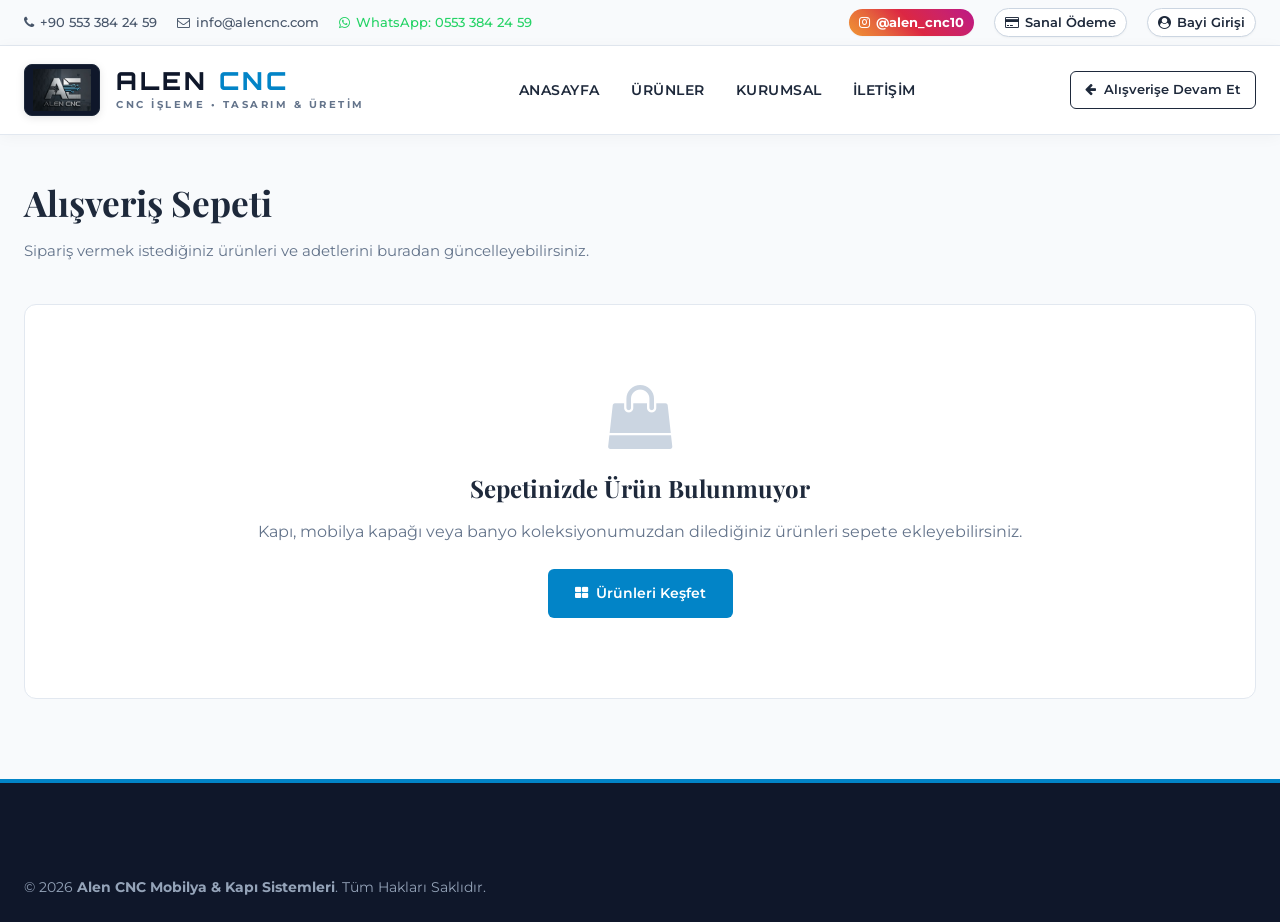
<file: sepet.html>
<!DOCTYPE html>
<html lang="tr">
<head>
  <meta charset="UTF-8">
  <meta name="viewport" content="width=device-width, initial-scale=1.0">
  <title>Alışveriş Sepetim | Alen CNC Mobilya & Kapı Sistemleri</title>
  <link rel="icon" type="image/jpeg" href="assets/logo.jpg">
  
  <link rel="stylesheet" href="https://cdnjs.cloudflare.com/ajax/libs/font-awesome/4.7.0/css/font-awesome.min.css">
  <link rel="stylesheet" href="css/style.css">
  <link rel="stylesheet" href="css/components.css">
  <link rel="stylesheet" href="css/responsive.css">
  <style>
    .cart-page-grid {
      display: grid;
      grid-template-columns: 1fr 360px;
      gap: 36px;
      margin: 40px 0 80px;
    }
    .cart-table {
      width: 100%;
      border-collapse: collapse;
      background: #ffffff;
      border-radius: var(--radius-md);
      overflow: hidden;
      border: 1px solid var(--border-color);
      box-shadow: var(--shadow-sm);
    }
    .cart-table th {
      background: #f8fafc;
      padding: 16px 20px;
      text-align: left;
      font-size: 0.85rem;
      font-weight: 700;
      color: var(--primary);
      text-transform: uppercase;
      letter-spacing: 0.5px;
      border-bottom: 1px solid var(--border-color);
    }
    .cart-table td {
      padding: 20px;
      border-bottom: 1px solid var(--border-color);
      vertical-align: middle;
    }
    .cart-page-item {
      display: flex;
      align-items: center;
      gap: 16px;
    }
    .cart-page-item img {
      width: 80px;
      height: 80px;
      border-radius: var(--radius-sm);
      object-fit: cover;
    }
    .cart-summary-box {
      background: #ffffff;
      padding: 28px;
      border-radius: var(--radius-md);
      border: 1px solid var(--border-color);
      box-shadow: var(--shadow-sm);
      height: fit-content;
      position: sticky;
      top: 100px;
    }
    @media (max-width: 900px) {
      .cart-page-grid {
        grid-template-columns: 1fr;
      }
      .cart-table thead {
        display: none;
      }
      .cart-table, .cart-table tbody, .cart-table tr, .cart-table td {
        display: block;
        width: 100%;
      }
      .cart-table tr {
        margin-bottom: 16px;
        border-bottom: 2px solid var(--border-color);
      }
      .cart-table td {
        display: flex;
        justify-content: space-between;
        align-items: center;
        padding: 12px 16px;
      }
    }
  </style>
</head>
<body>

  <!-- TOP BAR -->
  <aside class="top-bar">
    <div class="container">
      <div class="top-bar-left">
        <a href="tel:+905533842459"><i class="fa fa-phone"></i> +90 553 384 24 59</a>
        <a href="mailto:info@alencnc.com"><i class="fa fa-envelope-o"></i> info@alencnc.com</a>
        <a href="https://api.whatsapp.com/send?phone=905533842459" target="_blank" style="color:var(--whatsapp);"><i class="fa fa-whatsapp"></i> WhatsApp: 0553 384 24 59</a>
      </div>
      <div class="top-bar-right">
        <a href="https://www.instagram.com/alen_cnc10/" target="_blank" class="badge-link" style="background:linear-gradient(45deg, #f09433, #e6683c, #dc2743, #cc2366, #bc1888); color:#fff; border:none; font-weight:700;"><i class="fa fa-instagram"></i> @alen_cnc10</a>
        <a href="odeme.html" class="badge-link"><i class="fa fa-credit-card"></i> Sanal Ödeme</a>
        <a href="odeme.html?tab=bayi" class="badge-link"><i class="fa fa-user-circle"></i> Bayi Girişi</a>
      </div>
    </div>
  </aside>

  <!-- HEADER -->
  <header class="main-header">
    <div class="container">
      <a href="index.html" class="brand-logo">
        <img src="assets/logo_alen.png" alt="Alen CNC Logo" class="brand-logo-img">
        <div class="brand-logo-text">
          <span class="logo-main">ALEN <span>CNC</span></span>
          <span class="logo-sub">CNC İŞLEME • TASARIM & ÜRETİM</span>
        </div>
      </a>

      <nav class="main-nav">
        <ul class="nav-links">
          <li class="nav-item"><a href="index.html" class="nav-link">Anasayfa</a></li>
          <li class="nav-item"><a href="urunler.html" class="nav-link">Ürünler</a></li>
          <li class="nav-item"><a href="kurumsal.html" class="nav-link">Kurumsal</a></li>
          <li class="nav-item"><a href="iletisim.html" class="nav-link">İletişim</a></li>
        </ul>
      </nav>

      <div class="header-actions">
        <a href="urunler.html" class="btn btn-sm btn-outline"><i class="fa fa-arrow-left"></i> Alışverişe Devam Et</a>
      </div>
    </div>
  </header>

  <!-- SEPET SAYFA İÇERİĞİ -->
  <main class="container">
    <div style="margin-top:40px;">
      <h1 style="font-family:'Playfair Display',serif; font-size:2.2rem; color:var(--primary); margin-bottom:8px;">Alışveriş Sepeti</h1>
      <p style="color:var(--text-muted); font-size:0.95rem;">Sipariş vermek istediğiniz ürünleri ve adetlerini buradan güncelleyebilirsiniz.</p>
    </div>

    <div class="cart-page-grid" id="cart-page-content">
      <!-- Sol: Ürün Listesi Tablosu -->
      <div>
        <table class="cart-table" id="cart-full-table">
          <thead>
            <tr>
              <th>Ürün</th>
              <th>Birim Fiyat</th>
              <th>Adet</th>
              <th>Toplam</th>
              <th>İşlem</th>
            </tr>
          </thead>
          <tbody id="cart-page-tbody">
            <!-- Dinamik doldurulacaktır -->
          </tbody>
        </table>

        <div style="display:flex; justify-content:space-between; margin-top:20px;">
          <a href="urunler.html" class="btn btn-outline"><i class="fa fa-angle-left"></i> Alışverişe Devam Et</a>
          <button class="btn btn-outline" style="color:var(--danger); border-color:var(--danger);" onclick="if(confirm('Sepetteki tüm ürünleri temizlemek istiyor musunuz?')) Cart.clear();"><i class="fa fa-trash-o"></i> Sepeti Temizle</button>
        </div>
      </div>

      <!-- Sağ: Sipariş Özeti -->
      <aside class="cart-summary-box">
        <h3 style="font-size:1.25rem; font-weight:700; color:var(--primary); margin-bottom:20px; padding-bottom:12px; border-bottom:1px solid var(--border-color);">Sipariş Özeti</h3>
        
        <div class="cart-summary-line">
          <span>Ara Toplam</span>
          <strong id="page-subtotal">₺0</strong>
        </div>

        <div class="cart-summary-line">
          <span>KDV Dahil (%20)</span>
          <span id="page-tax">₺0</span>
        </div>

        <div class="cart-summary-line">
          <span>Kargo & Sevkiyat</span>
          <span id="page-shipping" style="color:var(--success); font-weight:600;">Hesaplanıyor...</span>
        </div>

        <div style="font-size:0.8rem; color:#64748b; background:#f8fafc; padding:10px; border-radius:4px; margin:14px 0;">
          <i class="fa fa-info-circle" style="color:var(--accent);"></i> 5.000 TL ve üzeri siparişlerde <strong>Şehir İçi Ücretsiz Nakliye</strong> geçerlidir.
        </div>

        <!-- İndirim Kuponu -->
        <div style="margin:20px 0;">
          <label style="font-size:0.85rem; font-weight:600; color:var(--primary); display:block; margin-bottom:6px;">İndirim Kuponu / Bayi Kodu</label>
          <div style="display:flex; gap:8px;">
            <input type="text" id="coupon-code" class="form-control" placeholder="Örn: ALEN10" style="padding:8px 12px; font-size:0.85rem;">
            <button class="btn btn-sm btn-outline" onclick="applyCoupon()">Uygula</button>
          </div>
          <div id="coupon-msg" style="font-size:0.8rem; margin-top:4px;"></div>
        </div>

        <div class="cart-summary-total" style="border-top:1px solid var(--border-color); padding-top:14px;">
          <span>Genel Toplam</span>
          <span id="page-total" style="color:var(--accent); font-size:1.4rem;">₺0</span>
        </div>

        <a href="odeme.html" class="btn btn-accent btn-block" style="padding:14px; font-size:1rem; margin-top:14px;">
          <i class="fa fa-lock"></i> Güvenli Ödemeye Geç
        </a>

        <div style="text-align:center; margin-top:16px; font-size:0.8rem; color:#94a3b8; display:flex; align-items:center; justify-content:center; gap:8px;">
          <i class="fa fa-shield" style="font-size:1.2rem; color:var(--success);"></i> 256-Bit SSL Güvenli Alışveriş
        </div>
      </aside>
    </div>
  </main>

  <!-- FOOTER -->
  <footer class="main-footer">
    <div class="container">
      <div class="footer-bottom">
        <div>© 2026 <strong>Alen CNC Mobilya & Kapı Sistemleri</strong>. Tüm Hakları Saklıdır.</div>
      </div>
    </div>
  </footer>

  <script src="js/products.js"></script>
  <script src="js/cart.js"></script>
  <script>
    let discountRate = 0;

    function renderCartPage() {
      const tbody = document.getElementById('cart-page-tbody');
      const items = Cart.getItems();

      if (items.length === 0) {
        document.getElementById('cart-page-content').innerHTML = `
          <div style="grid-column: 1 / -1; text-align:center; padding:80px 20px; background:#ffffff; border-radius:12px; border:1px solid var(--border-color);">
            <i class="fa fa-shopping-bag" style="font-size:4rem; color:#cbd5e1; margin-bottom:20px;"></i>
            <h2 style="color:var(--primary); font-family:'Playfair Display',serif; margin-bottom:12px;">Sepetinizde Ürün Bulunmuyor</h2>
            <p style="color:#64748b; margin-bottom:24px;">Kapı, mobilya kapağı veya banyo koleksiyonumuzdan dilediğiniz ürünleri sepete ekleyebilirsiniz.</p>
            <a href="urunler.html" class="btn btn-accent"><i class="fa fa-th-large"></i> Ürünleri Keşfet</a>
          </div>
        `;
        return;
      }

      tbody.innerHTML = items.map(item => `
        <tr>
          <td>
            <div class="cart-page-item">
              <img src="${item.image}" alt="${item.name}">
              <div>
                <strong style="color:var(--primary);">${item.name}</strong>
                <div style="font-size:0.8rem; color:#64748b;">Kod: ${item.code} • ${item.categoryName}</div>
              </div>
            </div>
          </td>
          <td><strong style="color:var(--primary);">${formatPrice(item.price)}</strong></td>
          <td>
            <div class="cart-qty-controls" style="margin:0;">
              <button class="btn-qty" onclick="Cart.updateQty('${item.id}', ${item.quantity - 1})">-</button>
              <span style="min-width:24px; text-align:center; font-weight:600;">${item.quantity}</span>
              <button class="btn-qty" onclick="Cart.updateQty('${item.id}', ${item.quantity + 1})">+</button>
            </div>
          </td>
          <td><strong style="color:var(--accent); font-size:1.05rem;">${formatPrice(item.price * item.quantity)}</strong></td>
          <td>
            <button onclick="Cart.remove('${item.id}')" class="cart-item-remove" title="Ürünü Sil">
              <i class="fa fa-trash-o" style="font-size:1.1rem;"></i>
            </button>
          </td>
        </tr>
      `).join('');

      const subtotal = Cart.getSubtotal();
      const shipping = Cart.getShipping();
      const totalDiscount = subtotal * discountRate;
      const finalTotal = (subtotal - totalDiscount) + shipping;

      document.getElementById('page-subtotal').textContent = formatPrice(subtotal);
      document.getElementById('page-tax').textContent = formatPrice(Cart.getTax());
      document.getElementById('page-shipping').textContent = shipping === 0 ? 'Ücretsiz' : formatPrice(shipping);
      document.getElementById('page-total').textContent = formatPrice(finalTotal);
    }

    function applyCoupon() {
      const code = document.getElementById('coupon-code').value.trim().toUpperCase();
      const msg = document.getElementById('coupon-msg');
      if (code === 'ALEN10' || code === 'ARTISAN10') {
        discountRate = 0.10;
        msg.innerHTML = '<span style="color:var(--success); font-weight:600;"><i class="fa fa-check"></i> %10 İndirim Uygulandı!</span>';
        renderCartPage();
      } else {
        msg.innerHTML = '<span style="color:var(--danger);">Geçersiz kupon kodu.</span>';
      }
    }

    document.addEventListener('DOMContentLoaded', () => {
      renderCartPage();
    });
  </script>
</body>
</html>
</file>
<file: css/style.css>
/* ==========================================================================
   ALEN CNC MOBİLYA & KAPI SİSTEMLERİ - ANA STİL DOSYASI (style.css)
   Yüksek teknolojili CNC işleme, kapı ve membran kapak kurumsal tasarım sistemi
   ========================================================================== */

@import url('https://fonts.googleapis.com/css2?family=Orbitron:wght@500;600;700;800;900&family=Montserrat:wght@300;400;500;600;700;800;900&family=Playfair+Display:wght@600;700&display=swap');

:root {
  --primary: #1e293b;        /* Derin antrasit/grafit kurumsal renk */
  --primary-dark: #0f172a;   /* Gece siyahı / koyu slate */
  --primary-light: #334155;
  --accent: #0284c7;         /* Logodaki elektrik siber mavi / CNC cyan vurgusu */
  --accent-hover: #0369a1;
  --accent-light: #e0f2fe;
  --accent-glow: rgba(2, 132, 199, 0.35);
  --text-main: #1f2937;
  --text-muted: #64748b;
  --text-light: #94a3b8;
  --bg-main: #f8fafc;
  --bg-card: #ffffff;
  --border-color: #e2e8f0;
  --success: #10b981;
  --danger: #ef4444;
  --warning: #f59e0b;
  --whatsapp: #25d366;
  --shadow-sm: 0 1px 3px rgba(0,0,0,0.08);
  --shadow-md: 0 4px 12px rgba(0,0,0,0.08);
  --shadow-lg: 0 10px 25px rgba(0,0,0,0.12);
  --shadow-hover: 0 16px 32px rgba(2, 132, 199, 0.16);
  --radius-sm: 6px;
  --radius-md: 10px;
  --radius-lg: 16px;
  --transition: all 0.3s cubic-bezier(0.4, 0, 0.2, 1);
  --max-width: 1320px;
}

/* Reset & Base */
*, *::before, *::after {
  margin: 0;
  padding: 0;
  box-sizing: border-box;
}

html {
  scroll-behavior: smooth;
  font-size: 16px;
  overflow-x: hidden;
  width: 100%;
  max-width: 100%;
}

body {
  font-family: 'Montserrat', sans-serif;
  color: var(--text-main);
  background-color: var(--bg-main);
  line-height: 1.6;
  overflow-x: hidden;
  width: 100%;
  max-width: 100%;
  -webkit-font-smoothing: antialiased;
}

a {
  color: inherit;
  text-decoration: none;
  transition: var(--transition);
}

ul, ol {
  list-style: none;
}

img {
  max-width: 100%;
  height: auto;
  display: block;
}

button, input, select, textarea {
  font-family: inherit;
}

.container {
  width: 100%;
  max-width: var(--max-width);
  margin: 0 auto;
  padding: 0 24px;
}

/* ==========================================================================
   TOP BAR & HEADER (LIGHT LUXURY AESTHETIC)
   ========================================================================== */
.top-bar {
  background: #f8fafc;
  color: #475569;
  font-size: 0.82rem;
  padding: 8px 0;
  border-bottom: 1px solid #e2e8f0;
}

.top-bar .container {
  display: flex;
  justify-content: space-between;
  align-items: center;
}

.top-bar-left, .top-bar-right {
  display: flex;
  align-items: center;
  gap: 20px;
}

.top-bar a {
  display: flex;
  align-items: center;
  gap: 6px;
  color: #475569;
  font-weight: 500;
  transition: var(--transition);
}

.top-bar a:hover {
  color: var(--accent);
}

.top-bar .badge-link {
  background: #ffffff;
  color: #1e293b;
  padding: 3px 10px;
  border-radius: 20px;
  font-weight: 600;
  border: 1px solid #cbd5e1;
  box-shadow: 0 1px 2px rgba(0,0,0,0.04);
}

.top-bar .badge-link:hover {
  background: var(--accent);
  color: #fff;
  border-color: var(--accent);
}

/* Main Header - Clean White & Executive Style */
.main-header {
  background: #ffffff;
  position: sticky;
  top: 0;
  z-index: 1000;
  border-bottom: 1px solid #e2e8f0;
  box-shadow: 0 2px 15px rgba(0, 0, 0, 0.04);
  transition: var(--transition);
}

.main-header .container {
  display: flex;
  align-items: center;
  justify-content: space-between;
  height: 88px;
  max-width: 1440px;
}

/* Brand Logo - Enhanced on Light Background */
.brand-logo {
  display: flex;
  align-items: center;
  gap: 16px;
  text-decoration: none;
  flex-shrink: 0;
}

.brand-logo-img {
  height: 52px;
  width: auto;
  border-radius: 8px;
  background: #0f172a;
  padding: 4px 8px;
  border: 1px solid #1e293b;
  box-shadow: 0 2px 8px rgba(0, 0, 0, 0.1);
  object-fit: contain;
  transition: var(--transition);
}

.brand-logo:hover .brand-logo-img {
  box-shadow: 0 4px 16px rgba(2, 132, 199, 0.3);
  transform: scale(1.03);
}

.brand-logo-text {
  display: flex;
  flex-direction: column;
}

.brand-logo .logo-main {
  font-family: 'Orbitron', sans-serif;
  font-size: 1.55rem;
  font-weight: 800;
  letter-spacing: 3px;
  color: #0f172a;
  line-height: 1.1;
  text-transform: uppercase;
}

.brand-logo .logo-main span {
  color: var(--accent);
}

.brand-logo .logo-sub {
  font-size: 0.65rem;
  text-transform: uppercase;
  letter-spacing: 2.5px;
  color: #64748b;
  font-weight: 700;
  margin-top: 3px;
}

/* Desktop Navigation */
.main-nav {
  display: flex;
  align-items: center;
}

.nav-links {
  display: flex;
  align-items: center;
  gap: clamp(12px, 1.8vw, 24px);
}

.nav-item {
  position: relative;
  flex-shrink: 0;
}

.nav-link {
  font-size: 0.88rem;
  font-weight: 600;
  color: #1e293b;
  padding: 30px 4px;
  display: flex;
  align-items: center;
  gap: 5px;
  text-transform: uppercase;
  letter-spacing: 0.5px;
  transition: var(--transition);
  white-space: nowrap;
}

.nav-link:hover, .nav-link.active {
  color: var(--accent);
}

.nav-link.active::after {
  content: '';
  position: absolute;
  bottom: 0;
  left: 0;
  width: 100%;
  height: 3px;
  background: var(--accent);
  border-radius: 3px 3px 0 0;
}

.nav-link i.fa-chevron-down {
  font-size: 0.65rem;
  transition: transform 0.2s ease;
}

.nav-item:hover .nav-link i.fa-chevron-down {
  transform: rotate(180deg);
}

/* Dropdown Menu */
.dropdown-menu {
  position: absolute;
  top: 100%;
  left: 0;
  min-width: 240px;
  background: #ffffff;
  box-shadow: 0 10px 30px rgba(0, 0, 0, 0.08);
  border-radius: 0 0 var(--radius-md) var(--radius-md);
  border: 1px solid #e2e8f0;
  border-top: 3px solid var(--accent);
  padding: 10px 0;
  opacity: 0;
  visibility: hidden;
  transform: translateY(10px);
  transition: var(--transition);
  z-index: 100;
}

.nav-item:hover .dropdown-menu {
  opacity: 1;
  visibility: visible;
  transform: translateY(0);
}

.dropdown-item {
  padding: 10px 20px;
  display: flex;
  align-items: center;
  justify-content: space-between;
  font-size: 0.88rem;
  font-weight: 500;
  color: #334155;
}

.dropdown-item:hover {
  background: #f8fafc;
  color: var(--accent);
  padding-left: 24px;
}

.dropdown-item .item-badge {
  font-size: 0.7rem;
  background: #e0f2fe;
  color: #0369a1;
  padding: 2px 6px;
  border-radius: 4px;
  font-weight: 600;
}

/* Header Actions */
.header-actions {
  display: flex;
  align-items: center;
  gap: 10px;
  flex-shrink: 0;
}

.action-btn {
  background: #f8fafc;
  border: 1px solid #e2e8f0;
  width: 42px;
  height: 42px;
  border-radius: 50%;
  display: flex;
  align-items: center;
  justify-content: center;
  cursor: pointer;
  color: #1e293b;
  font-size: 1.15rem;
  position: relative;
  transition: var(--transition);
  flex-shrink: 0;
}

.action-btn:hover {
  background: #e0f2fe;
  color: var(--accent);
  border-color: #bae6fd;
}

.action-btn .cart-badge {
  position: absolute;
  top: 4px;
  right: 4px;
  background: var(--accent);
  color: #fff;
  font-size: 0.68rem;
  font-weight: 700;
  width: 18px;
  height: 18px;
  border-radius: 50%;
  display: flex;
  align-items: center;
  justify-content: center;
}

.btn-header-quote {
  background: linear-gradient(135deg, var(--accent) 0%, var(--accent-hover) 100%);
  color: #ffffff !important;
  font-size: 0.82rem;
  font-weight: 600;
  padding: 10px 18px;
  border-radius: 30px;
  display: flex;
  align-items: center;
  gap: 8px;
  box-shadow: 0 4px 10px rgba(2, 132, 199, 0.3);
  white-space: nowrap;
  letter-spacing: 0.3px;
}

.btn-header-quote:hover {
  transform: translateY(-2px);
  box-shadow: 0 6px 14px rgba(180, 140, 91, 0.4);
}

.mobile-menu-toggle {
  display: none;
  font-size: 1.35rem;
}

/* ==========================================================================
   COMMON UI BUTTONS & BADGES
   ========================================================================== */
.btn {
  display: inline-flex;
  align-items: center;
  justify-content: center;
  gap: 8px;
  padding: 12px 26px;
  font-weight: 600;
  font-size: 0.9rem;
  border-radius: var(--radius-sm);
  cursor: pointer;
  transition: var(--transition);
  border: 1px solid transparent;
  text-decoration: none;
}

.btn-primary {
  background: var(--primary);
  color: #fff;
}

.btn-primary:hover {
  background: var(--primary-dark);
  color: #fff;
}

.btn-accent {
  background: var(--accent);
  color: #fff;
}

.btn-accent:hover {
  background: var(--accent-hover);
  color: #fff;
}

.btn-outline {
  border-color: var(--primary);
  color: var(--primary);
  background: transparent;
}

.btn-outline:hover {
  background: var(--primary);
  color: #fff;
}

.btn-outline-white {
  border-color: #ffffff;
  color: #ffffff;
  background: transparent;
}

.btn-outline-white:hover {
  background: #ffffff;
  color: var(--primary-dark);
}

.btn-sm {
  padding: 8px 14px;
  font-size: 0.8rem;
}

.btn-block {
  width: 100%;
}

.section-header {
  text-align: center;
  margin-bottom: 48px;
}

.section-subtitle {
  font-size: 0.85rem;
  font-weight: 700;
  text-transform: uppercase;
  letter-spacing: 2px;
  color: var(--accent);
  margin-bottom: 8px;
  display: block;
}

.section-title {
  font-family: 'Playfair Display', serif;
  font-size: 2.25rem;
  font-weight: 700;
  color: var(--primary);
  line-height: 1.25;
  margin-bottom: 12px;
}

.section-desc {
  color: var(--text-muted);
  max-width: 600px;
  margin: 0 auto;
  font-size: 1rem;
}

/* ==========================================================================
   FOOTER
   ========================================================================== */
.main-footer {
  background: #0f172a;
  color: #94a3b8;
  padding-top: 70px;
  border-top: 4px solid var(--accent);
}

.footer-grid {
  display: grid;
  grid-template-columns: 2fr 1fr 1fr 1.5fr;
  gap: 40px;
  padding-bottom: 60px;
  border-bottom: 1px solid rgba(255,255,255,0.08);
}

.footer-brand .logo-main {
  font-family: 'Orbitron', sans-serif;
  color: #ffffff;
  font-size: 1.8rem;
  font-weight: 800;
  letter-spacing: 3px;
}

.footer-brand p {
  margin: 18px 0 24px;
  font-size: 0.9rem;
  line-height: 1.7;
  color: #94a3b8;
}

.footer-socials {
  display: flex;
  gap: 12px;
}

.footer-social-link {
  width: 38px;
  height: 38px;
  border-radius: 50%;
  background: rgba(255,255,255,0.06);
  display: flex;
  align-items: center;
  justify-content: center;
  color: #cbd5e1;
  transition: var(--transition);
}

.footer-social-link:hover {
  background: var(--accent);
  color: #ffffff;
  transform: translateY(-3px);
}

.footer-col h4 {
  color: #ffffff;
  font-size: 1.1rem;
  font-weight: 700;
  margin-bottom: 22px;
  position: relative;
  padding-bottom: 10px;
}

.footer-col h4::after {
  content: '';
  position: absolute;
  bottom: 0;
  left: 0;
  width: 32px;
  height: 2px;
  background: var(--accent);
}

.footer-links li {
  margin-bottom: 12px;
}

.footer-links a {
  color: #94a3b8;
  font-size: 0.9rem;
  display: flex;
  align-items: center;
  gap: 8px;
}

.footer-links a:hover {
  color: var(--accent);
  transform: translateX(4px);
}

.footer-contact-item {
  display: flex;
  gap: 14px;
  margin-bottom: 16px;
  font-size: 0.9rem;
}

.footer-contact-item i {
  color: var(--accent);
  font-size: 1.1rem;
  margin-top: 4px;
}

.footer-bottom {
  padding: 24px 0;
  display: flex;
  justify-content: space-between;
  align-items: center;
  font-size: 0.85rem;
}

.footer-bottom a {
  color: #cbd5e1;
}

.footer-bottom a:hover {
  color: var(--accent);
}

/* ==========================================================================
   FLOATING ACTION BUTTONS (WHATSAPP & SCROLL TOP)
   ========================================================================== */
.floating-actions {
  position: fixed;
  bottom: 28px;
  right: 28px;
  display: flex;
  flex-direction: column;
  gap: 12px;
  z-index: 990;
}

.btn-floating {
  width: 54px;
  height: 54px;
  border-radius: 50%;
  display: flex;
  align-items: center;
  justify-content: center;
  box-shadow: 0 4px 18px rgba(0,0,0,0.2);
  color: #ffffff;
  font-size: 1.5rem;
  transition: var(--transition);
  cursor: pointer;
  position: relative;
  text-decoration: none;
}

.btn-floating.btn-whatsapp {
  background: #25d366;
}

.btn-floating.btn-whatsapp:hover {
  transform: scale(1.1);
  box-shadow: 0 8px 24px rgba(37, 211, 102, 0.45);
}

.btn-floating.btn-whatsapp .pulse-ring {
  position: absolute;
  top: 0;
  left: 0;
  width: 100%;
  height: 100%;
  border-radius: 50%;
  border: 2px solid #25d366;
  animation: pulseAnimation 2s infinite;
}

@keyframes pulseAnimation {
  0% { transform: scale(1); opacity: 0.8; }
  100% { transform: scale(1.5); opacity: 0; }
}

.btn-floating.btn-scroll-top {
  background: var(--primary);
  opacity: 0;
  visibility: hidden;
  font-size: 1.1rem;
}

.btn-floating.btn-scroll-top.show {
  opacity: 1;
  visibility: visible;
}

.btn-floating.btn-scroll-top:hover {
  background: var(--accent);
  transform: translateY(-3px);
}

/* ==========================================================================
   ALEN CNC - LOGO SPOTLIGHT & ATÖLYE GÜNLÜKLERİ (INSTAGRAM)
   ========================================================================== */
.brand-spotlight-section {
  background: linear-gradient(135deg, #f8fafc 0%, #ffffff 50%, #f1f5f9 100%);
  padding: 80px 0;
  border-top: 1px solid #e2e8f0;
  border-bottom: 1px solid #e2e8f0;
  position: relative;
  overflow: hidden;
}

.brand-spotlight-section::before {
  content: '';
  position: absolute;
  top: -50%;
  right: -20%;
  width: 600px;
  height: 600px;
  background: radial-gradient(circle, rgba(2, 132, 199, 0.06) 0%, transparent 70%);
  pointer-events: none;
}

.spotlight-grid {
  display: grid;
  grid-template-columns: 1.1fr 1fr;
  gap: 50px;
  align-items: center;
}

.spotlight-media {
  position: relative;
  border-radius: 16px;
  overflow: hidden;
  box-shadow: 0 15px 35px rgba(0,0,0,0.08);
  border: 4px solid #ffffff;
}

.spotlight-media img {
  width: 100%;
  height: auto;
  display: block;
  transition: transform 0.5s ease;
}

.spotlight-media:hover img {
  transform: scale(1.03);
}

.spotlight-badge {
  display: inline-flex;
  align-items: center;
  gap: 8px;
  background: #e0f2fe;
  color: #0369a1;
  padding: 6px 14px;
  border-radius: 20px;
  font-size: 0.82rem;
  font-weight: 700;
  letter-spacing: 1px;
  text-transform: uppercase;
  margin-bottom: 16px;
  border: 1px solid #bae6fd;
}

.spotlight-title {
  font-family: 'Playfair Display', serif;
  font-size: 2.3rem;
  color: #0f172a;
  line-height: 1.25;
  margin-bottom: 20px;
}

.spotlight-title span {
  color: var(--accent);
}

.spotlight-bio-list {
  display: flex;
  flex-direction: column;
  gap: 12px;
  margin-bottom: 30px;
}

.spotlight-bio-item {
  display: flex;
  align-items: center;
  gap: 12px;
  color: #334155;
  font-size: 1rem;
}

.spotlight-bio-item i {
  color: var(--accent);
  width: 24px;
  text-align: center;
  font-size: 1.1rem;
}

.instagram-btn-gradient {
  background: linear-gradient(45deg, #f09433, #e6683c, #dc2743, #cc2366, #bc1888);
  color: #ffffff !important;
  font-weight: 700;
  box-shadow: 0 4px 15px rgba(220, 39, 67, 0.35);
  transition: transform 0.2s ease, box-shadow 0.2s ease;
}

.instagram-btn-gradient:hover {
  transform: translateY(-2px);
  box-shadow: 0 8px 25px rgba(220, 39, 67, 0.5);
}

/* Instagram Showcase Gallery */
.instagram-showcase-section {
  padding: 80px 0;
  background: #f8fafc;
}

.instagram-grid {
  display: grid;
  grid-template-columns: repeat(3, 1fr);
  gap: 24px;
  margin-top: 40px;
}

.instagram-card {
  background: #ffffff;
  border-radius: 14px;
  overflow: hidden;
  border: 1px solid var(--border-color);
  box-shadow: var(--shadow-sm);
  transition: var(--transition);
  text-decoration: none;
  display: block;
  position: relative;
}

.instagram-card:hover {
  transform: translateY(-6px);
  box-shadow: var(--shadow-hover);
  border-color: #38bdf8;
}

.instagram-card-img {
  width: 100%;
  height: 260px;
  object-fit: cover;
  display: block;
}

.instagram-card-body {
  padding: 16px;
}

.instagram-tag {
  color: #0284c7;
  font-size: 0.8rem;
  font-weight: 700;
  margin-bottom: 6px;
  display: block;
}

.instagram-caption {
  font-size: 0.88rem;
  color: var(--text-main);
  line-height: 1.4;
  font-weight: 500;
}

.instagram-hover-icon {
  position: absolute;
  top: 15px;
  right: 15px;
  width: 36px;
  height: 36px;
  border-radius: 50%;
  background: rgba(0,0,0,0.6);
  color: #ffffff;
  display: flex;
  align-items: center;
  justify-content: center;
  font-size: 1.1rem;
}
</file>
<file: css/components.css>
/* ==========================================================================
   ARTİSAN MOBİLYA & KAPI SİSTEMLERİ - BİLEŞEN STİLLERİ (components.css)
   ========================================================================== */

/* ==========================================================================
   1. HERO SLIDER
   ========================================================================== */
/* ==========================================================================
   1. HERO SLIDER (LIGHT LUXURY & FULL-FIT PRODUCT SHOWCASE)
   ========================================================================== */
/* ==========================================================================
   1. HERO SLIDER (FULL-BLEED PANORAMIC BACKGROUND & LIGHT AIRY OVERLAY)
   ========================================================================== */
.hero-slider-container {
  position: relative;
  width: 100%;
  height: 640px;
  overflow: hidden;
  background: #f8fafc;
  border-bottom: 1px solid #e2e8f0;
}

.hero-slide {
  position: absolute;
  top: 0;
  left: 0;
  width: 100%;
  height: 100%;
  opacity: 0;
  visibility: hidden;
  transform: translateX(0);
  display: flex;
  align-items: center;
  overflow: hidden;
  z-index: 1;
  pointer-events: none;
}

.hero-slide.active {
  opacity: 1;
  visibility: visible;
  z-index: 3;
  pointer-events: auto;
}

/* --- İleri (NEXT) Geçiş Animasyonları: Sağdan Sola Akış --- */
.hero-slide.slide-in-right {
  visibility: visible;
  opacity: 1;
  z-index: 4;
  animation: slideInRight 0.9s cubic-bezier(0.65, 0, 0.35, 1) forwards;
}

.hero-slide.slide-out-left {
  visibility: visible;
  opacity: 1;
  z-index: 2;
  animation: slideOutLeft 0.9s cubic-bezier(0.65, 0, 0.35, 1) forwards;
}

/* --- Geri (PREV) Geçiş Animasyonları: Soldan Sağa Akış --- */
.hero-slide.slide-in-left {
  visibility: visible;
  opacity: 1;
  z-index: 4;
  animation: slideInLeft 0.9s cubic-bezier(0.65, 0, 0.35, 1) forwards;
}

.hero-slide.slide-out-right {
  visibility: visible;
  opacity: 1;
  z-index: 2;
  animation: slideOutRight 0.9s cubic-bezier(0.65, 0, 0.35, 1) forwards;
}

@keyframes slideInRight {
  0% {
    transform: translateX(100%);
  }
  100% {
    transform: translateX(0);
  }
}

@keyframes slideOutLeft {
  0% {
    transform: translateX(0);
    opacity: 1;
  }
  100% {
    transform: translateX(-100%);
    opacity: 0.85;
  }
}

@keyframes slideInLeft {
  0% {
    transform: translateX(-100%);
  }
  100% {
    transform: translateX(0);
  }
}

@keyframes slideOutRight {
  0% {
    transform: translateX(0);
    opacity: 1;
  }
  100% {
    transform: translateX(100%);
    opacity: 0.85;
  }
}

/* --- Arka Plan Görseli & 3D Paralaks Derinliği --- */
.hero-slide-bg {
  position: absolute;
  top: 0;
  left: 0;
  width: 100%;
  height: 100%;
  background-size: cover;
  background-position: center right;
  z-index: 1;
  transform: scale(1);
}

.hero-slide.slide-in-right .hero-slide-bg {
  animation: bgParallaxRight 0.9s cubic-bezier(0.65, 0, 0.35, 1) forwards;
}

.hero-slide.slide-in-left .hero-slide-bg {
  animation: bgParallaxLeft 0.9s cubic-bezier(0.65, 0, 0.35, 1) forwards;
}

@keyframes bgParallaxRight {
  0% {
    transform: scale(1.08) translateX(-8%);
  }
  100% {
    transform: scale(1) translateX(0);
  }
}

@keyframes bgParallaxLeft {
  0% {
    transform: scale(1.08) translateX(8%);
  }
  100% {
    transform: scale(1) translateX(0);
  }
}

/* Light, crystal-clear translucent overlay: keeps background image bright while making text 100% readable */
.hero-slide-bg::after {
  content: '';
  position: absolute;
  top: 0;
  left: 0;
  width: 100%;
  height: 100%;
  background: linear-gradient(90deg, 
    rgba(255, 255, 255, 0.95) 0%, 
    rgba(255, 255, 255, 0.85) 42%, 
    rgba(255, 255, 255, 0.35) 70%, 
    rgba(255, 255, 255, 0.05) 100%
  );
}

/* --- Kademeli Katman (Layer) Giriş Animasyonları (Artisan Mobilya / Revolution Slider Tarzı) --- */
.hero-content {
  position: relative;
  z-index: 3;
  max-width: 680px;
  padding: 40px 0;
  display: flex;
  flex-direction: column;
  justify-content: center;
}

.hero-badge {
  display: inline-flex;
  align-items: center;
  gap: 8px;
  background: #fef3c7;
  color: #b45309;
  border: 1px solid #fde68a;
  padding: 6px 16px;
  border-radius: 20px;
  font-size: 0.82rem;
  font-weight: 700;
  text-transform: uppercase;
  letter-spacing: 1px;
  margin-bottom: 18px;
  align-self: flex-start;
  box-shadow: 0 2px 6px rgba(180, 83, 9, 0.08);
}

.hero-title {
  font-family: 'Playfair Display', serif;
  font-size: 3.1rem;
  line-height: 1.16;
  font-weight: 700;
  color: #0f172a;
  margin-bottom: 18px;
  text-shadow: 0 1px 2px rgba(255, 255, 255, 0.8);
}

.hero-title span {
  color: var(--accent);
  display: block;
}

.hero-desc {
  font-size: 1.05rem;
  line-height: 1.75;
  color: #334155;
  margin-bottom: 28px;
  max-width: 580px;
  font-weight: 500;
}

.hero-buttons {
  display: flex;
  gap: 16px;
  align-items: center;
  flex-wrap: wrap;
  margin-bottom: 28px;
}

.hero-features-strip {
  display: flex;
  gap: 22px;
  flex-wrap: wrap;
  padding-top: 18px;
  border-top: 1px solid rgba(203, 213, 225, 0.8);
  font-size: 0.85rem;
  color: #475569;
  font-weight: 600;
}

.hero-features-strip span {
  display: flex;
  align-items: center;
  gap: 6px;
}

.hero-features-strip span i {
  color: var(--accent);
}

/* Aktif Olmayan Slaytlarda Yazı Katmanlarını Gizle */
.hero-slide:not(.active) .hero-badge,
.hero-slide:not(.active) .hero-title,
.hero-slide:not(.active) .hero-desc,
.hero-slide:not(.active) .hero-buttons,
.hero-slide:not(.active) .hero-features-strip {
  opacity: 0;
  pointer-events: none;
}

/* Aktif Slaytta Güçlü & Belirgin Kayarak Gelen Katman Animasyonları */
.hero-slide.active .hero-badge {
  animation: heroBadgeSlideIn 0.8s cubic-bezier(0.16, 1, 0.3, 1) 0.35s both;
}

.hero-slide.active .hero-title {
  animation: heroTitleSlideIn 0.95s cubic-bezier(0.16, 1, 0.3, 1) 0.50s both;
}

.hero-slide.active .hero-desc {
  animation: heroDescSlideIn 0.85s cubic-bezier(0.16, 1, 0.3, 1) 0.65s both;
}

.hero-slide.active .hero-buttons {
  animation: heroButtonsSlideIn 0.85s cubic-bezier(0.16, 1, 0.3, 1) 0.80s both;
}

.hero-slide.active .hero-features-strip {
  animation: heroFeaturesSlideIn 0.80s cubic-bezier(0.16, 1, 0.3, 1) 0.95s both;
}

/* Çıkan Slaytta Yazıların Zarifçe Kayarak Çıkışı */
.hero-slide.slide-out-left .hero-badge,
.hero-slide.slide-out-left .hero-title,
.hero-slide.slide-out-left .hero-desc,
.hero-slide.slide-out-left .hero-buttons,
.hero-slide.slide-out-left .hero-features-strip {
  animation: heroTextSlideOutLeft 0.5s ease forwards;
}

.hero-slide.slide-out-right .hero-badge,
.hero-slide.slide-out-right .hero-title,
.hero-slide.slide-out-right .hero-desc,
.hero-slide.slide-out-right .hero-buttons,
.hero-slide.slide-out-right .hero-features-strip {
  animation: heroTextSlideOutRight 0.5s ease forwards;
}

/* --- Belirgin Kayma Keyframe'leri --- */
@keyframes heroBadgeSlideIn {
  0% {
    opacity: 0;
    transform: translateX(-100px);
  }
  100% {
    opacity: 1;
    transform: translateX(0);
  }
}

@keyframes heroTitleSlideIn {
  0% {
    opacity: 0;
    transform: translateX(-180px);
    filter: blur(4px);
  }
  100% {
    opacity: 1;
    transform: translateX(0);
    filter: blur(0);
  }
}

@keyframes heroDescSlideIn {
  0% {
    opacity: 0;
    transform: translateY(60px);
    filter: blur(2px);
  }
  100% {
    opacity: 1;
    transform: translateY(0);
    filter: blur(0);
  }
}

@keyframes heroButtonsSlideIn {
  0% {
    opacity: 0;
    transform: translateY(70px) scale(0.95);
  }
  100% {
    opacity: 1;
    transform: translateY(0) scale(1);
  }
}

@keyframes heroFeaturesSlideIn {
  0% {
    opacity: 0;
    transform: translateY(40px);
  }
  100% {
    opacity: 1;
    transform: translateY(0);
  }
}

@keyframes heroTextSlideOutLeft {
  0% {
    opacity: 1;
    transform: translateX(0);
  }
  100% {
    opacity: 0;
    transform: translateX(-120px);
  }
}

@keyframes heroTextSlideOutRight {
  0% {
    opacity: 1;
    transform: translateX(0);
  }
  100% {
    opacity: 0;
    transform: translateX(120px);
  }
}

.btn-whatsapp-hero {
  background: #25d366;
  color: #ffffff !important;
  font-weight: 700;
  padding: 14px 26px;
  border-radius: var(--radius-sm);
  display: inline-flex;
  align-items: center;
  gap: 8px;
  box-shadow: 0 4px 14px rgba(37, 211, 102, 0.3);
  transition: var(--transition);
  text-decoration: none;
  font-size: 0.95rem;
}

.btn-whatsapp-hero:hover {
  background: #1eb857;
  transform: translateY(-2px);
  box-shadow: 0 6px 20px rgba(37, 211, 102, 0.45);
}

/* Slider Controls (Light Luxury Theme & High Z-Index) */
.slider-arrow {
  position: absolute;
  top: 50%;
  transform: translateY(-50%);
  width: 52px;
  height: 52px;
  background: #ffffff;
  border: 1px solid #e2e8f0;
  color: #1e293b;
  border-radius: 50%;
  display: flex;
  align-items: center;
  justify-content: center;
  font-size: 1.3rem;
  cursor: pointer;
  z-index: 25;
  box-shadow: 0 4px 16px rgba(0, 0, 0, 0.10);
  transition: all 0.3s cubic-bezier(0.16, 1, 0.3, 1);
}

.slider-arrow:hover {
  background: var(--accent);
  color: #ffffff;
  border-color: var(--accent);
  transform: translateY(-50%) scale(1.1);
  box-shadow: 0 6px 20px rgba(2, 132, 199, 0.35);
}

.slider-arrow.prev {
  left: 24px;
}

.slider-arrow.next {
  right: 24px;
}

.slider-dots {
  position: absolute;
  bottom: 22px;
  left: 50%;
  transform: translateX(-50%);
  display: flex;
  gap: 10px;
  z-index: 25;
}

.slider-dot {
  width: 10px;
  height: 10px;
  border-radius: 50%;
  background: #cbd5e1;
  cursor: pointer;
  transition: var(--transition);
}

.slider-dot.active {
  background: var(--accent);
  width: 28px;
  border-radius: 8px;
}

/* ==========================================================================
   2. CATEGORY CARDS SECTION
   ========================================================================== */
.category-section {
  padding: 80px 0 50px;
  margin-top: -50px;
  position: relative;
  z-index: 20;
}

.category-grid {
  display: grid;
  grid-template-columns: repeat(4, 1fr);
  gap: 24px;
}

.category-card {
  position: relative;
  height: 400px;
  border-radius: var(--radius-md);
  overflow: hidden;
  box-shadow: var(--shadow-lg);
  cursor: pointer;
  transition: var(--transition);
  text-decoration: none;
}

.category-card:hover {
  transform: translateY(-8px);
  box-shadow: var(--shadow-hover);
}

.category-card-img {
  position: absolute;
  top: 0;
  left: 0;
  width: 100%;
  height: 100%;
  background-size: cover;
  background-position: center;
  transition: transform 0.6s ease;
}

.category-card:hover .category-card-img {
  transform: scale(1.08);
}

.category-card::after {
  content: '';
  position: absolute;
  top: 0;
  left: 0;
  width: 100%;
  height: 100%;
  background: linear-gradient(180deg, rgba(15,23,42,0.1) 0%, rgba(15,23,42,0.85) 100%);
}

.category-card-content {
  position: absolute;
  bottom: 0;
  left: 0;
  width: 100%;
  padding: 24px;
  z-index: 2;
  color: #ffffff;
}

.category-card-tag {
  font-size: 0.72rem;
  letter-spacing: 2px;
  text-transform: uppercase;
  color: var(--accent);
  font-weight: 700;
  margin-bottom: 6px;
  display: block;
}

.category-card-title {
  font-size: 1.5rem;
  font-weight: 700;
  font-family: 'Playfair Display', serif;
  margin-bottom: 8px;
}

.category-card-link {
  display: inline-flex;
  align-items: center;
  gap: 6px;
  font-size: 0.85rem;
  font-weight: 600;
  color: #cbd5e1;
  transition: var(--transition);
}

.category-card:hover .category-card-link {
  color: var(--accent);
  gap: 10px;
}

/* ==========================================================================
   3. PRODUCT SHOWCASE & GRID
   ========================================================================== */
.product-section {
  padding: 70px 0;
}

.product-filter-bar {
  display: flex;
  justify-content: center;
  align-items: center;
  gap: 12px;
  margin-bottom: 40px;
  flex-wrap: wrap;
}

.filter-btn {
  padding: 10px 22px;
  border-radius: 30px;
  border: 1px solid var(--border-color);
  background: #ffffff;
  color: var(--text-main);
  font-weight: 600;
  font-size: 0.88rem;
  cursor: pointer;
  transition: var(--transition);
}

.filter-btn:hover, .filter-btn.active {
  background: var(--primary);
  color: #ffffff;
  border-color: var(--primary);
  box-shadow: var(--shadow-sm);
}

.product-grid {
  display: grid;
  grid-template-columns: repeat(4, 1fr);
  gap: 26px;
}

.product-card {
  background: #ffffff;
  border-radius: var(--radius-md);
  overflow: hidden;
  border: 1px solid var(--border-color);
  box-shadow: var(--shadow-sm);
  transition: var(--transition);
  display: flex;
  flex-direction: column;
  position: relative;
}

.product-card:hover {
  transform: translateY(-6px);
  box-shadow: var(--shadow-md);
  border-color: #cbd5e1;
}

.product-thumb {
  position: relative;
  width: 100%;
  padding-top: 110%; /* Aspect ratio */
  background: #f1f5f9;
  overflow: hidden;
}

.product-thumb img {
  position: absolute;
  top: 0;
  left: 0;
  width: 100%;
  height: 100%;
  object-fit: cover;
  transition: transform 0.5s ease;
}

.product-card:hover .product-thumb img {
  transform: scale(1.05);
}

.product-badge {
  position: absolute;
  top: 12px;
  left: 12px;
  padding: 4px 10px;
  border-radius: 4px;
  font-size: 0.72rem;
  font-weight: 700;
  text-transform: uppercase;
  z-index: 2;
}

.badge-new {
  background: var(--primary);
  color: #fff;
}

.badge-discount {
  background: var(--danger);
  color: #fff;
}

.badge-stock {
  background: var(--success);
  color: #fff;
}

.product-quick-actions {
  position: absolute;
  bottom: -45px;
  left: 0;
  width: 100%;
  padding: 8px 12px;
  background: rgba(255,255,255,0.92);
  backdrop-filter: blur(6px);
  display: flex;
  justify-content: center;
  gap: 10px;
  transition: var(--transition);
  z-index: 3;
}

.product-card:hover .product-quick-actions {
  bottom: 0;
}

.btn-quick-action {
  background: #ffffff;
  border: 1px solid var(--border-color);
  width: 36px;
  height: 36px;
  border-radius: 50%;
  display: flex;
  align-items: center;
  justify-content: center;
  cursor: pointer;
  color: var(--primary);
  transition: var(--transition);
  font-size: 0.85rem;
}

.btn-quick-action:hover {
  background: var(--accent);
  color: #fff;
  border-color: var(--accent);
}

.product-body {
  padding: 18px;
  display: flex;
  flex-direction: column;
  flex-grow: 1;
}

.product-category {
  font-size: 0.75rem;
  text-transform: uppercase;
  letter-spacing: 1px;
  color: var(--text-muted);
  font-weight: 600;
  margin-bottom: 4px;
}

.product-title {
  font-size: 1rem;
  font-weight: 700;
  color: var(--primary);
  margin-bottom: 8px;
  line-height: 1.35;
}

.product-details-spec {
  font-size: 0.8rem;
  color: var(--text-muted);
  margin-bottom: 12px;
  display: flex;
  align-items: center;
  gap: 8px;
}

.color-swatches {
  display: flex;
  gap: 6px;
  margin-bottom: 14px;
}

.color-dot {
  width: 16px;
  height: 16px;
  border-radius: 50%;
  border: 1px solid rgba(0,0,0,0.15);
  box-shadow: 0 1px 2px rgba(0,0,0,0.1);
}

.product-footer {
  margin-top: auto;
  display: flex;
  align-items: center;
  justify-content: space-between;
  padding-top: 14px;
  border-top: 1px solid var(--border-color);
}

.product-price-box {
  display: flex;
  flex-direction: column;
}

.old-price {
  font-size: 0.8rem;
  color: var(--text-light);
  text-decoration: line-through;
}

.current-price {
  font-size: 1.18rem;
  font-weight: 800;
  color: var(--primary-dark);
}

.btn-add-cart {
  background: var(--primary);
  color: #ffffff;
  border: none;
  border-radius: var(--radius-sm);
  padding: 8px 14px;
  font-size: 0.82rem;
  font-weight: 600;
  cursor: pointer;
  display: flex;
  align-items: center;
  gap: 6px;
  transition: var(--transition);
}

.btn-add-cart:hover {
  background: var(--accent);
}

/* ==========================================================================
   4. E-KATALOG BÖLÜMÜ
   ========================================================================== */
.catalog-section {
  background: linear-gradient(135deg, #1e293b 0%, #0f172a 100%);
  padding: 80px 0;
  color: #ffffff;
  position: relative;
  overflow: hidden;
}

.catalog-section::before {
  content: '';
  position: absolute;
  top: -50%;
  right: -20%;
  width: 600px;
  height: 600px;
  background: radial-gradient(circle, rgba(180, 140, 91, 0.15) 0%, rgba(180, 140, 91, 0) 70%);
  border-radius: 50%;
}

.catalog-grid {
  display: grid;
  grid-template-columns: repeat(2, 1fr);
  gap: 36px;
}

.catalog-card {
  background: rgba(255,255,255,0.05);
  border: 1px solid rgba(255,255,255,0.12);
  border-radius: var(--radius-lg);
  padding: 32px;
  display: flex;
  gap: 28px;
  align-items: center;
  backdrop-filter: blur(10px);
  transition: var(--transition);
}

.catalog-card:hover {
  transform: translateY(-6px);
  background: rgba(255,255,255,0.08);
  border-color: var(--accent);
}

.catalog-cover {
  width: 140px;
  height: 190px;
  background: #334155;
  border-radius: var(--radius-sm);
  overflow: hidden;
  box-shadow: 0 10px 20px rgba(0,0,0,0.3);
  flex-shrink: 0;
}

.catalog-cover img {
  width: 100%;
  height: 100%;
  object-fit: cover;
}

.catalog-info h3 {
  font-size: 1.35rem;
  font-family: 'Playfair Display', serif;
  margin-bottom: 8px;
  color: #ffffff;
}

.catalog-info p {
  color: #cbd5e1;
  font-size: 0.88rem;
  margin-bottom: 20px;
  line-height: 1.6;
}

.catalog-actions {
  display: flex;
  gap: 12px;
}

/* ==========================================================================
   5. KURUMSAL GÜÇ & RAKAMLAR
   ========================================================================== */
.stats-section {
  padding: 60px 0;
  background: #ffffff;
  border-top: 1px solid var(--border-color);
  border-bottom: 1px solid var(--border-color);
}

.stats-grid {
  display: grid;
  grid-template-columns: repeat(4, 1fr);
  gap: 24px;
}

.stat-item {
  text-align: center;
  padding: 20px;
}

.stat-number {
  font-family: 'Playfair Display', serif;
  font-size: 2.75rem;
  font-weight: 700;
  color: var(--accent);
  line-height: 1;
  margin-bottom: 10px;
}

.stat-label {
  font-size: 0.92rem;
  font-weight: 600;
  color: var(--primary);
  text-transform: uppercase;
  letter-spacing: 1px;
}

.stat-desc {
  font-size: 0.8rem;
  color: var(--text-muted);
  margin-top: 4px;
}

/* ==========================================================================
   6. HIZLI TEKLİF VE İLETİŞİM FORMU
   ========================================================================== */
.quote-section {
  padding: 80px 0;
  background: var(--bg-main);
}

.quote-wrapper {
  background: #ffffff;
  border-radius: var(--radius-lg);
  box-shadow: var(--shadow-lg);
  display: grid;
  grid-template-columns: 1fr 1.3fr;
  overflow: hidden;
  border: 1px solid var(--border-color);
}

.quote-info-side {
  background: linear-gradient(135deg, var(--primary) 0%, var(--primary-dark) 100%);
  color: #ffffff;
  padding: 48px;
  display: flex;
  flex-direction: column;
  justify-content: space-between;
}

.quote-info-side h3 {
  font-family: 'Playfair Display', serif;
  font-size: 2rem;
  margin-bottom: 16px;
  line-height: 1.25;
}

.quote-info-side p {
  color: #cbd5e1;
  font-size: 0.95rem;
  margin-bottom: 30px;
}

.quote-feature {
  display: flex;
  gap: 16px;
  margin-bottom: 24px;
}

.quote-feature i {
  font-size: 1.3rem;
  color: var(--accent);
  margin-top: 2px;
}

.quote-feature h4 {
  font-size: 1rem;
  margin-bottom: 4px;
}

.quote-feature span {
  font-size: 0.85rem;
  color: #94a3b8;
}

.quote-form-side {
  padding: 48px;
}

.form-group {
  margin-bottom: 20px;
}

.form-label {
  display: block;
  font-size: 0.85rem;
  font-weight: 600;
  color: var(--primary);
  margin-bottom: 6px;
}

.form-control {
  width: 100%;
  padding: 12px 16px;
  border: 1px solid var(--border-color);
  border-radius: var(--radius-sm);
  background: #ffffff;
  color: var(--text-main);
  font-size: 0.9rem;
  transition: var(--transition);
}

.form-control:focus {
  outline: none;
  border-color: var(--accent);
  box-shadow: 0 0 0 3px rgba(180, 140, 91, 0.15);
}

.form-row {
  display: grid;
  grid-template-columns: 1fr 1fr;
  gap: 18px;
}

/* ==========================================================================
   7. SLIDE-IN CART DRAWER (SEPET ÇEKMECESİ)
   ========================================================================== */
.cart-overlay {
  position: fixed;
  top: 0;
  left: 0;
  width: 100%;
  height: 100%;
  background: rgba(15, 23, 42, 0.6);
  backdrop-filter: blur(4px);
  z-index: 2000;
  opacity: 0;
  visibility: hidden;
  transition: var(--transition);
}

.cart-overlay.active {
  opacity: 1;
  visibility: visible;
}

.cart-drawer {
  position: fixed;
  top: 0;
  right: -450px;
  width: 440px;
  max-width: 90vw;
  height: 100%;
  background: #ffffff;
  box-shadow: var(--shadow-hover);
  z-index: 2001;
  display: flex;
  flex-direction: column;
  transition: right 0.35s cubic-bezier(0.4, 0, 0.2, 1);
}

.cart-drawer.active {
  right: 0;
}

.cart-header {
  padding: 20px 24px;
  border-bottom: 1px solid var(--border-color);
  display: flex;
  align-items: center;
  justify-content: space-between;
}

.cart-header h3 {
  font-size: 1.15rem;
  font-weight: 700;
  color: var(--primary);
  display: flex;
  align-items: center;
  gap: 8px;
}

.btn-close-drawer {
  background: transparent;
  border: none;
  font-size: 1.2rem;
  color: var(--text-muted);
  cursor: pointer;
  width: 32px;
  height: 32px;
  border-radius: 50%;
  display: flex;
  align-items: center;
  justify-content: center;
  transition: var(--transition);
}

.btn-close-drawer:hover {
  background: var(--bg-main);
  color: var(--danger);
}

.cart-items-body {
  padding: 20px 24px;
  overflow-y: auto;
  flex-grow: 1;
}

.cart-empty {
  text-align: center;
  padding: 40px 10px;
  color: var(--text-muted);
}

.cart-empty i {
  font-size: 3.5rem;
  color: #cbd5e1;
  margin-bottom: 14px;
}

.cart-item {
  display: flex;
  gap: 14px;
  padding-bottom: 16px;
  margin-bottom: 16px;
  border-bottom: 1px solid var(--border-color);
  position: relative;
}

.cart-item-img {
  width: 70px;
  height: 70px;
  border-radius: var(--radius-sm);
  object-fit: cover;
  background: #f1f5f9;
}

.cart-item-info {
  flex-grow: 1;
}

.cart-item-title {
  font-size: 0.88rem;
  font-weight: 700;
  color: var(--primary);
  margin-bottom: 4px;
}

.cart-item-price {
  font-size: 0.85rem;
  font-weight: 700;
  color: var(--accent);
}

.cart-qty-controls {
  display: flex;
  align-items: center;
  gap: 8px;
  margin-top: 8px;
}

.btn-qty {
  width: 24px;
  height: 24px;
  border-radius: 4px;
  border: 1px solid var(--border-color);
  background: #ffffff;
  display: flex;
  align-items: center;
  justify-content: center;
  cursor: pointer;
  font-size: 0.75rem;
}

.cart-item-remove {
  color: var(--text-light);
  cursor: pointer;
  font-size: 0.85rem;
  transition: var(--transition);
  background: none;
  border: none;
}

.cart-item-remove:hover {
  color: var(--danger);
}

.cart-footer {
  padding: 20px 24px;
  border-top: 1px solid var(--border-color);
  background: var(--bg-main);
}

.cart-summary-line {
  display: flex;
  justify-content: space-between;
  font-size: 0.9rem;
  margin-bottom: 8px;
  color: var(--text-muted);
}

.cart-summary-total {
  font-size: 1.15rem;
  font-weight: 800;
  color: var(--primary);
  margin: 12px 0 16px;
  display: flex;
  justify-content: space-between;
}

.cart-actions {
  display: flex;
  flex-direction: column;
  gap: 10px;
}

/* ==========================================================================
   8. CANLI ARAMA MODALI (LIVE SEARCH)
   ========================================================================== */
.search-modal-overlay {
  position: fixed;
  top: 0;
  left: 0;
  width: 100%;
  height: 100%;
  background: rgba(15, 23, 42, 0.8);
  backdrop-filter: blur(6px);
  z-index: 2500;
  opacity: 0;
  visibility: hidden;
  transition: var(--transition);
  display: flex;
  align-items: flex-start;
  justify-content: center;
  padding-top: 100px;
}

.search-modal-overlay.active {
  opacity: 1;
  visibility: visible;
}

.search-box-container {
  width: 650px;
  max-width: 92vw;
  background: #ffffff;
  border-radius: var(--radius-lg);
  box-shadow: var(--shadow-hover);
  overflow: hidden;
  transform: translateY(-20px);
  transition: var(--transition);
}

.search-modal-overlay.active .search-box-container {
  transform: translateY(0);
}

.search-input-wrap {
  display: flex;
  align-items: center;
  padding: 18px 24px;
  border-bottom: 1px solid var(--border-color);
}

.search-input-wrap i {
  font-size: 1.2rem;
  color: var(--text-muted);
  margin-right: 12px;
}

.search-input-wrap input {
  flex-grow: 1;
  border: none;
  outline: none;
  font-size: 1.1rem;
  color: var(--text-main);
}

.search-results-list {
  max-height: 380px;
  overflow-y: auto;
  padding: 10px 0;
}

.search-result-item {
  display: flex;
  align-items: center;
  gap: 14px;
  padding: 12px 24px;
  cursor: pointer;
  transition: var(--transition);
}

.search-result-item:hover {
  background: var(--bg-main);
}

.search-result-item img {
  width: 45px;
  height: 45px;
  border-radius: var(--radius-sm);
  object-fit: cover;
}

/* ==========================================================================
   9. HIZLI BAKIŞ MODALI (QUICK VIEW & QUOTE)
   ========================================================================== */
.modal-overlay {
  position: fixed;
  top: 0;
  left: 0;
  width: 100%;
  height: 100%;
  background: rgba(15, 23, 42, 0.7);
  backdrop-filter: blur(4px);
  z-index: 2100;
  opacity: 0;
  visibility: hidden;
  transition: var(--transition);
  display: flex;
  align-items: center;
  justify-content: center;
  padding: 20px;
}

.modal-overlay.active {
  opacity: 1;
  visibility: visible;
}

.modal-card {
  background: #ffffff;
  width: 850px;
  max-width: 95vw;
  max-height: 90vh;
  overflow-y: auto;
  border-radius: var(--radius-lg);
  box-shadow: var(--shadow-hover);
  position: relative;
  display: grid;
  grid-template-columns: 1fr 1fr;
}

.modal-close-btn {
  position: absolute;
  top: 16px;
  right: 16px;
  width: 36px;
  height: 36px;
  background: #f1f5f9;
  border: none;
  border-radius: 50%;
  display: flex;
  align-items: center;
  justify-content: center;
  cursor: pointer;
  z-index: 10;
  font-size: 1.1rem;
  color: var(--text-muted);
}

.modal-img-wrap {
  background: #f8fafc;
  display: flex;
  align-items: center;
  justify-content: center;
  padding: 30px;
}

.modal-img-wrap img {
  max-height: 380px;
  object-fit: contain;
  border-radius: var(--radius-md);
}

.modal-content-wrap {
  padding: 36px;
  display: flex;
  flex-direction: column;
}

/* ==========================================================================
   10. TOAST BİLDİRİMLERİ
   ========================================================================== */
.toast-container {
  position: fixed;
  top: 24px;
  right: 24px;
  z-index: 3000;
  display: flex;
  flex-direction: column;
  gap: 10px;
}

.toast {
  background: var(--primary-dark);
  color: #ffffff;
  padding: 14px 20px;
  border-radius: var(--radius-sm);
  box-shadow: var(--shadow-lg);
  display: flex;
  align-items: center;
  gap: 12px;
  font-size: 0.88rem;
  font-weight: 500;
  border-left: 4px solid var(--accent);
  animation: slideInRight 0.3s ease-out;
}

@keyframes slideInRight {
  from { transform: translateX(100%); opacity: 0; }
  to { transform: translateX(0); opacity: 1; }
}
</file>
<file: css/responsive.css>
/* ==========================================================================
   ARTİSAN MOBİLYA & KAPI SİSTEMLERİ - RESPONSIVE STİLLER (responsive.css)
   ========================================================================== */

/* Tablet & Küçük Ekranlar (1024px altı) */
@media (max-width: 1024px) {
  .hero-slider-container {
    min-height: auto;
    height: auto;
  }

  .hero-slide {
    position: relative;
    height: auto;
    padding: 40px 0 60px;
  }

  .hero-slide:not(.active) {
    display: none;
  }

  .hero-slide-grid {
    grid-template-columns: 1fr;
    gap: 30px;
    text-align: center;
  }

  .hero-badge {
    align-self: center;
  }

  .hero-desc {
    margin-left: auto;
    margin-right: auto;
  }

  .hero-buttons {
    justify-content: center;
  }

  .hero-features-strip {
    justify-content: center;
  }

  .hero-showcase-box {
    max-width: 340px;
    height: 400px;
  }

  .hero-title {
    font-size: 2.3rem;
  }

  .category-grid {
    grid-template-columns: repeat(2, 1fr);
  }

  .product-grid {
    grid-template-columns: repeat(3, 1fr);
  }

  .stats-grid {
    grid-template-columns: repeat(2, 1fr);
    gap: 30px;
  }

  .footer-grid {
    grid-template-columns: 1fr 1fr;
    gap: 32px;
  }

  .quote-wrapper {
    grid-template-columns: 1fr;
  }

  .catalog-grid {
    grid-template-columns: 1fr;
  }
}

/* Tablet & Küçük Ekranlar (992px altı) */
@media (max-width: 992px) {
  .main-nav {
    display: none; /* Tablet ve mobilde yan menü açılır */
  }

  .mobile-menu-toggle {
    display: flex;
    align-items: center;
    justify-content: center;
  }
}

/* Telefon & Küçük Tablet (768px altı) */
@media (max-width: 768px) {
  html, body {
    overflow-x: hidden !important;
    width: 100% !important;
    max-width: 100% !important;
  }

  .container {
    padding: 0 14px;
  }

  .top-bar {
    display: none; /* Mobilde sadeleştirilmiş görünüm */
  }

  .main-header .container {
    height: 64px;
    padding: 0 12px;
  }

  /* Logo Boyutlandırması (Mobilde tam sığması ve taşmaması için) */
  .brand-logo {
    gap: 8px;
    min-width: 0;
  }

  .brand-logo-img {
    height: 38px;
    padding: 2px 5px;
    border-radius: 6px;
  }

  .brand-logo-text {
    min-width: 0;
  }

  .brand-logo .logo-main {
    font-size: 1.12rem;
    letter-spacing: 1.5px;
    line-height: 1.1;
  }

  .brand-logo .logo-sub {
    font-size: 0.50rem;
    letter-spacing: 0.8px;
    white-space: nowrap;
    overflow: hidden;
    text-overflow: ellipsis;
  }

  /* Header Butonları (Kompakt ve taşmayan yerleşim) */
  .header-actions {
    gap: 6px;
    flex-shrink: 0;
  }

  .action-btn {
    width: 36px;
    height: 36px;
    font-size: 0.95rem;
  }

  .btn-header-quote {
    display: none; /* Üst bardaki teklif butonu mobilde gizlenip menüye alınır */
  }

  .hero-slider-container {
    height: 500px;
    overflow: hidden;
  }

  .hero-slide {
    overflow: hidden;
  }

  /* Mobilde sağ taraftaki mimari projenin/eserlerin görünmesi için odak noktası */
  .hero-slide-bg {
    background-position: 78% center !important;
  }

  /* Yazıların net okunmasını sağlarken arka plan görselini boğmayan hafif degrade */
  .hero-slide-bg::after {
    background: linear-gradient(180deg, 
      rgba(255, 255, 255, 0.88) 0%, 
      rgba(255, 255, 255, 0.62) 50%, 
      rgba(255, 255, 255, 0.18) 100%
    );
  }

  .hero-badge {
    padding: 4px 12px;
    font-size: 0.72rem;
    margin-bottom: 10px;
  }

  .hero-badge i {
    font-size: 0.75rem;
  }

  .hero-title {
    font-size: 1.55rem;
    line-height: 1.22;
    margin-bottom: 8px;
  }

  .hero-desc {
    font-size: 0.82rem;
    line-height: 1.5;
    margin-bottom: 14px;
    display: -webkit-box;
    -webkit-line-clamp: 3;
    -webkit-box-orient: vertical;
    overflow: hidden;
  }

  /* Sayfayı boğmayan, yan yana zarif ve kompakt butonlar */
  .hero-buttons {
    display: flex;
    flex-direction: row;
    gap: 8px;
    margin-bottom: 14px;
    width: 100%;
  }

  .hero-buttons .btn,
  .hero-buttons .btn-whatsapp-hero {
    flex: 1 1 0;
    width: auto;
    justify-content: center;
    padding: 9px 10px;
    font-size: 0.80rem;
    font-weight: 600;
    border-radius: 8px;
    white-space: nowrap;
    gap: 6px;
    box-shadow: 0 2px 8px rgba(0,0,0,0.08);
  }

  .hero-buttons .btn i,
  .hero-buttons .btn-whatsapp-hero i {
    font-size: 0.84rem;
    margin: 0;
  }

  .hero-features-strip {
    font-size: 0.70rem;
    gap: 6px 12px;
    padding-top: 8px;
    margin-bottom: 16px;
  }

  .hero-features-strip span i {
    font-size: 0.72rem;
  }

  .slider-arrow {
    display: none; /* Mobilde dokunmatik veya noktalı geçiş */
  }

  .slider-dots {
    bottom: 10px;
  }

  .slider-dot {
    width: 7px;
    height: 7px;
  }

  .slider-dot.active {
    width: 20px;
  }

  .category-section {
    margin-top: 0;
    padding: 50px 0;
  }

  .product-grid {
    grid-template-columns: repeat(2, 1fr);
    gap: 16px;
  }

  .product-card .product-thumb {
    padding-top: 100%;
  }

  .modal-card {
    grid-template-columns: 1fr;
  }

  .modal-img-wrap {
    padding: 20px;
  }

  .modal-img-wrap img {
    max-height: 240px;
  }

  .modal-content-wrap {
    padding: 24px;
  }

  .form-row {
    grid-template-columns: 1fr;
  }

  .footer-grid {
    grid-template-columns: 1fr;
  }

  .footer-bottom {
    flex-direction: column;
    gap: 12px;
    text-align: center;
  }

  /* Sağ tarafı kapatmaması için optimize edilmiş yüzen butonlar */
  .floating-actions {
    bottom: 16px;
    right: 12px;
    gap: 8px;
  }

  .btn-floating {
    width: 42px;
    height: 42px;
    font-size: 1.15rem;
  }
}

/* Telefonlar (480px altı) */
@media (max-width: 480px) {
  .main-header .container {
    height: 58px;
    padding: 0 10px;
  }

  .brand-logo {
    gap: 6px;
  }

  .brand-logo-img {
    height: 34px;
    padding: 2px 4px;
  }

  .brand-logo .logo-main {
    font-size: 1.02rem;
    letter-spacing: 1px;
  }

  .brand-logo .logo-sub {
    display: none;
  }

  .header-actions {
    gap: 5px;
  }

  .action-btn {
    width: 34px;
    height: 34px;
    font-size: 0.9rem;
  }

  .category-grid {
    grid-template-columns: 1fr;
  }

  .category-card {
    height: 300px;
  }

  .product-grid {
    grid-template-columns: 1fr;
  }

  .hero-title {
    font-size: 1.45rem;
  }

  .quote-form-side h3 {
    font-size: 1.35rem;
  }

  .section-title {
    font-size: 1.65rem;
  }

  .stats-grid {
    grid-template-columns: 1fr;
    gap: 20px;
  }

  .catalog-card {
    flex-direction: column;
    text-align: center;
    padding: 24px;
  }

  .catalog-actions {
    justify-content: center;
    width: 100%;
  }

  .quote-form-side, .quote-info-side {
    padding: 24px 18px;
  }
}

/* ==========================================================================
   MOBILE OFF-CANVAS MENU DRAWER
   ========================================================================== */
.mobile-drawer-overlay {
  position: fixed;
  top: 0;
  left: 0;
  width: 100%;
  height: 100%;
  background: rgba(15, 23, 42, 0.7);
  backdrop-filter: blur(4px);
  z-index: 2200;
  opacity: 0;
  visibility: hidden;
  transition: var(--transition);
}

.mobile-drawer-overlay.active {
  opacity: 1;
  visibility: visible;
}

.mobile-drawer {
  position: fixed;
  top: 0;
  left: -320px;
  width: 300px;
  max-width: 85vw;
  height: 100%;
  background: #ffffff;
  z-index: 2201;
  box-shadow: var(--shadow-lg);
  display: flex;
  flex-direction: column;
  transition: left 0.35s cubic-bezier(0.4, 0, 0.2, 1);
}

.mobile-drawer.active {
  left: 0;
}

.mobile-drawer-header {
  padding: 24px 20px;
  background: var(--primary-dark);
  color: #ffffff;
  display: flex;
  align-items: center;
  justify-content: space-between;
}

.mobile-drawer-links {
  padding: 20px 0;
  overflow-y: auto;
  flex-grow: 1;
}

.mobile-drawer-links li a {
  display: flex;
  align-items: center;
  justify-content: space-between;
  padding: 14px 24px;
  font-weight: 600;
  font-size: 0.95rem;
  color: var(--primary);
  border-bottom: 1px solid var(--border-color);
}

.mobile-drawer-links li a:hover {
  background: var(--bg-main);
  color: var(--accent);
}

.mobile-drawer-footer {
  padding: 20px 24px;
  border-top: 1px solid var(--border-color);
  background: var(--bg-main);
}

@media (max-width: 992px) {
  .spotlight-grid {
    grid-template-columns: 1fr;
    gap: 36px;
  }
  .instagram-grid {
    grid-template-columns: repeat(2, 1fr);
  }
}

@media (max-width: 576px) {
  .instagram-grid {
    grid-template-columns: 1fr;
  }
  .spotlight-title {
    font-size: 1.75rem;
  }
}
</file>
